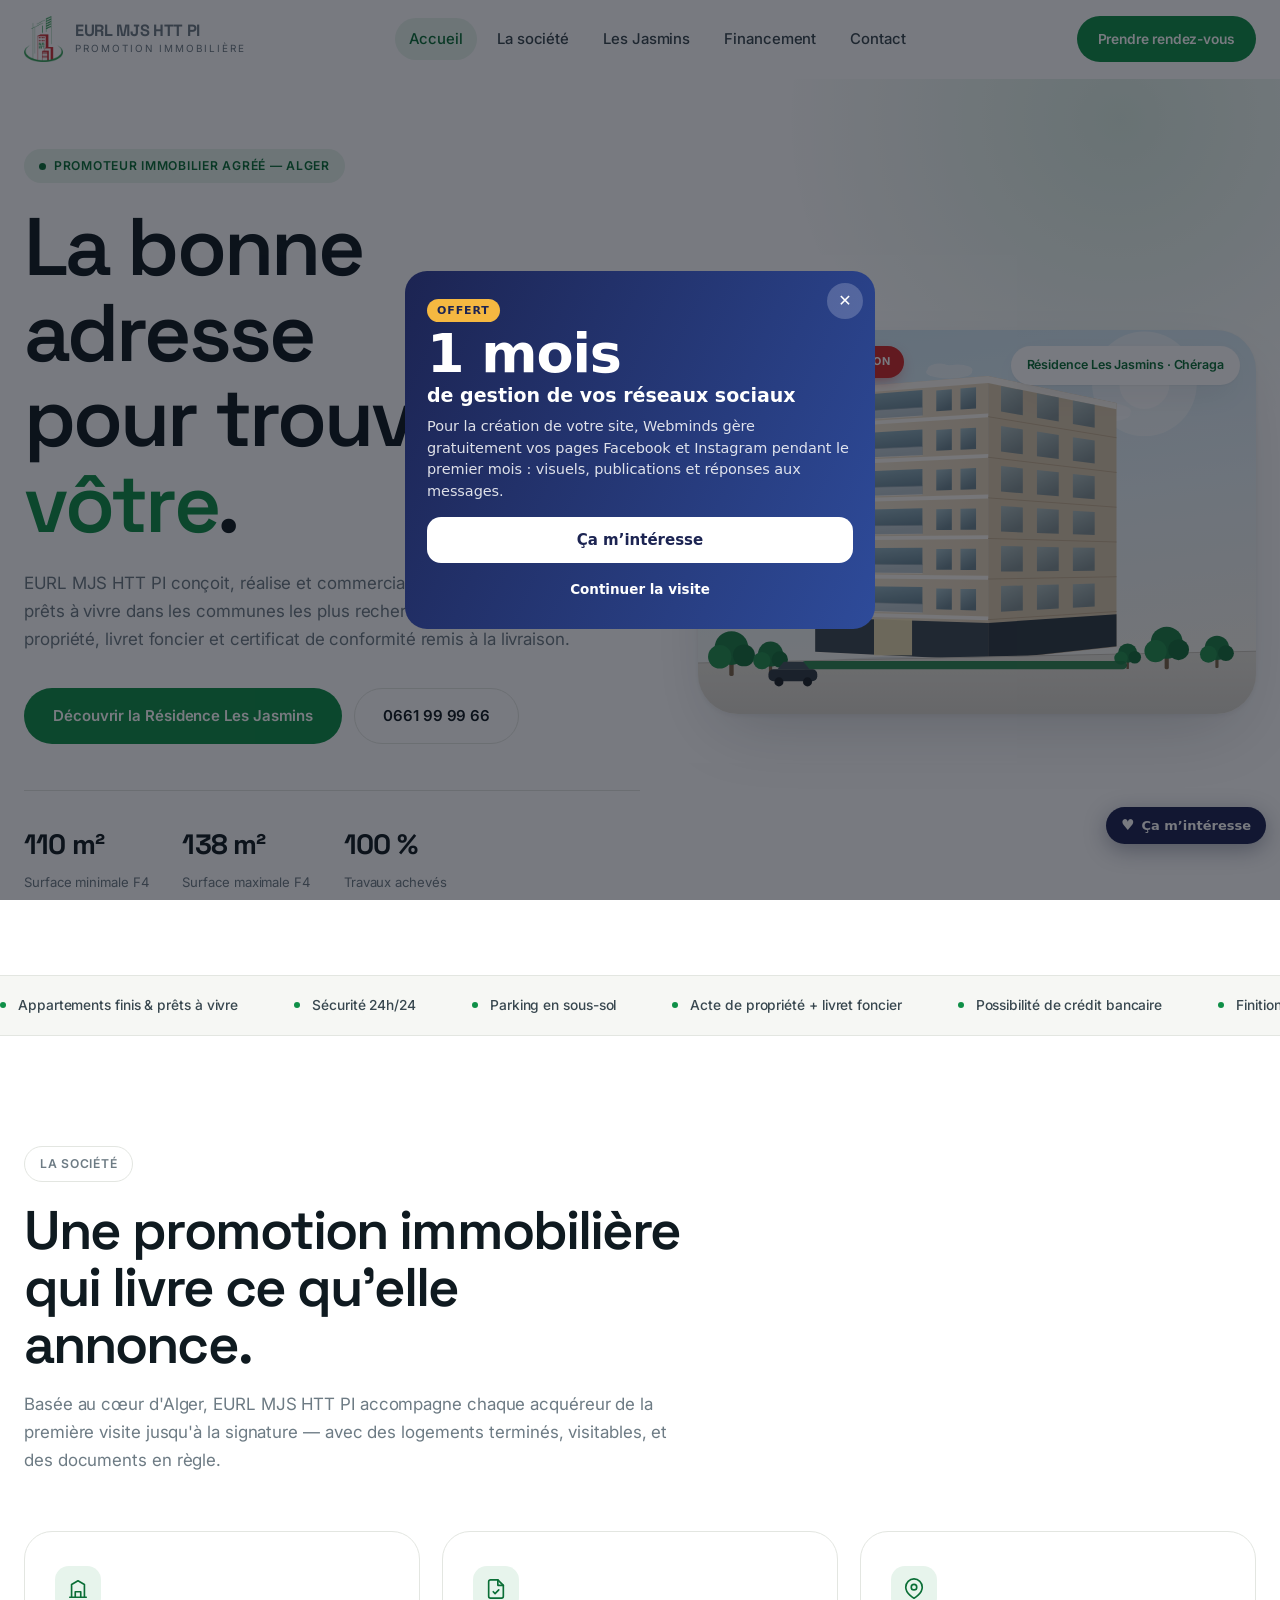
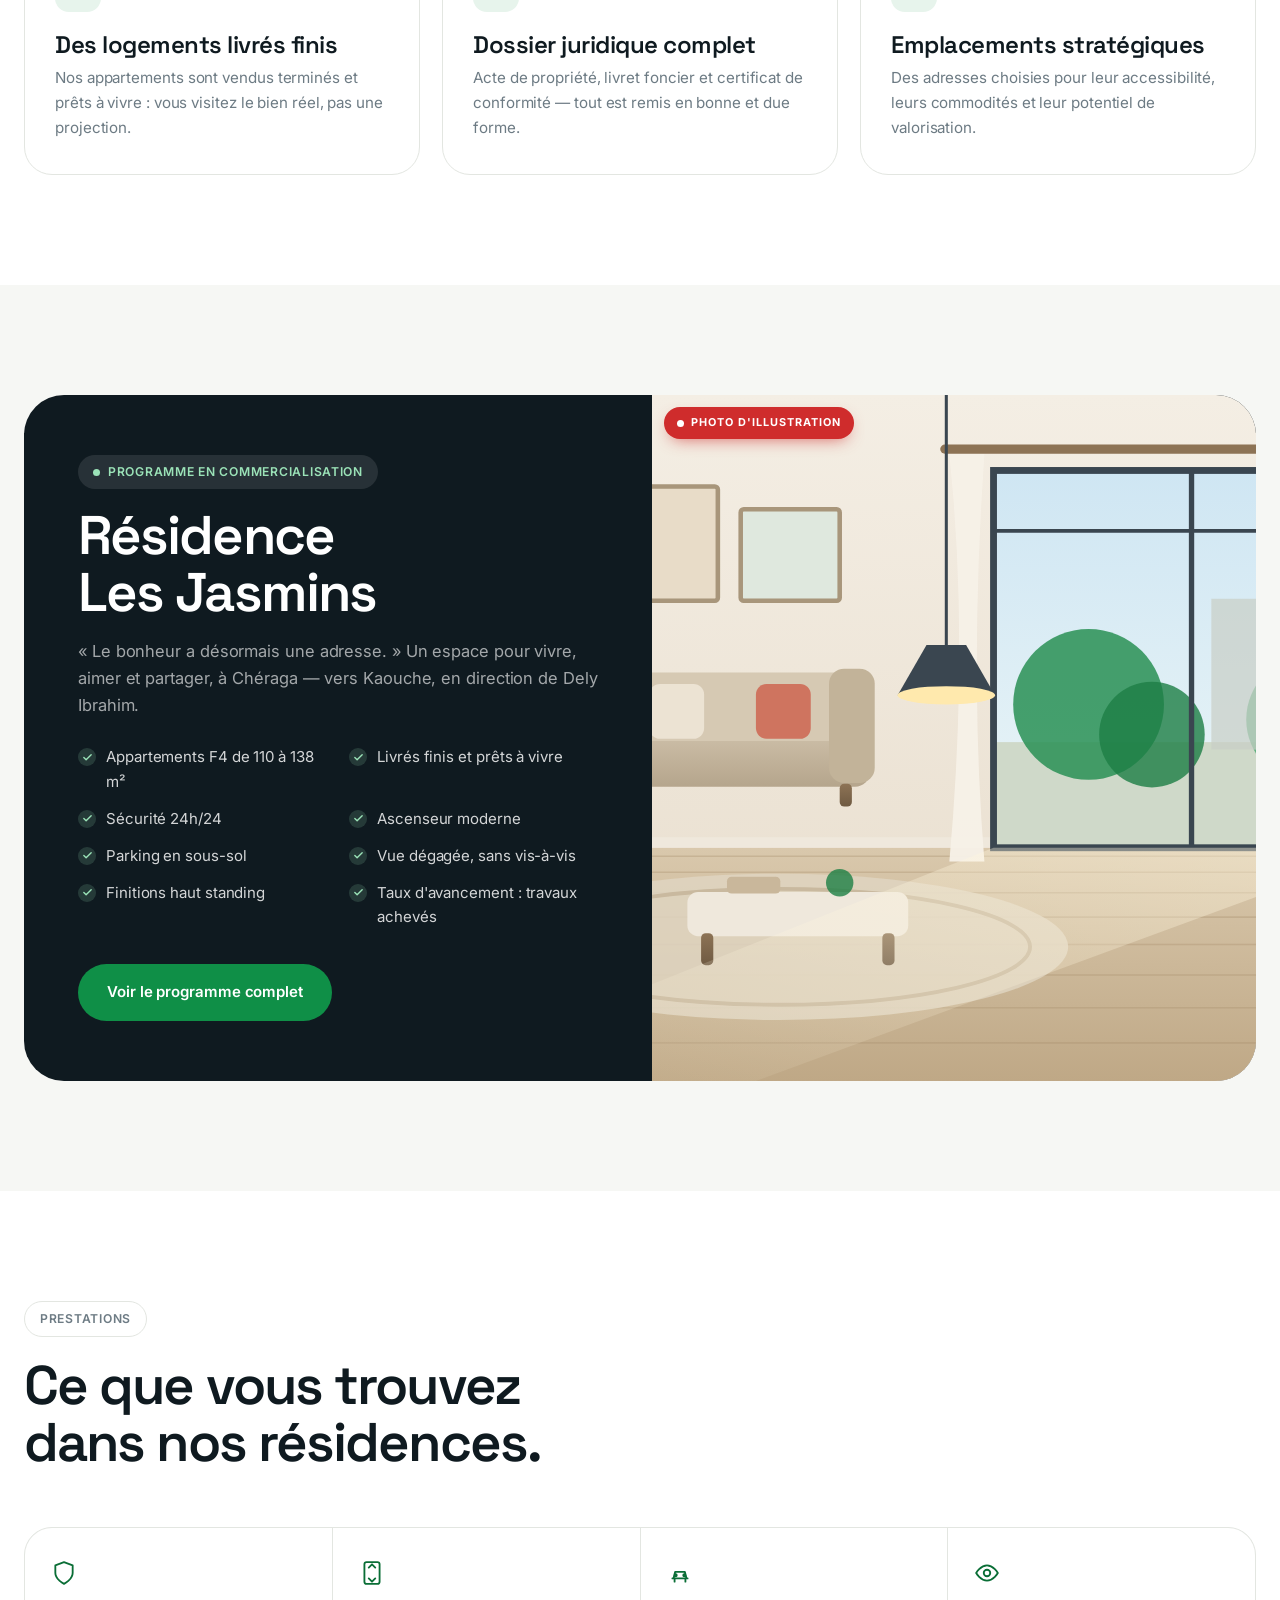
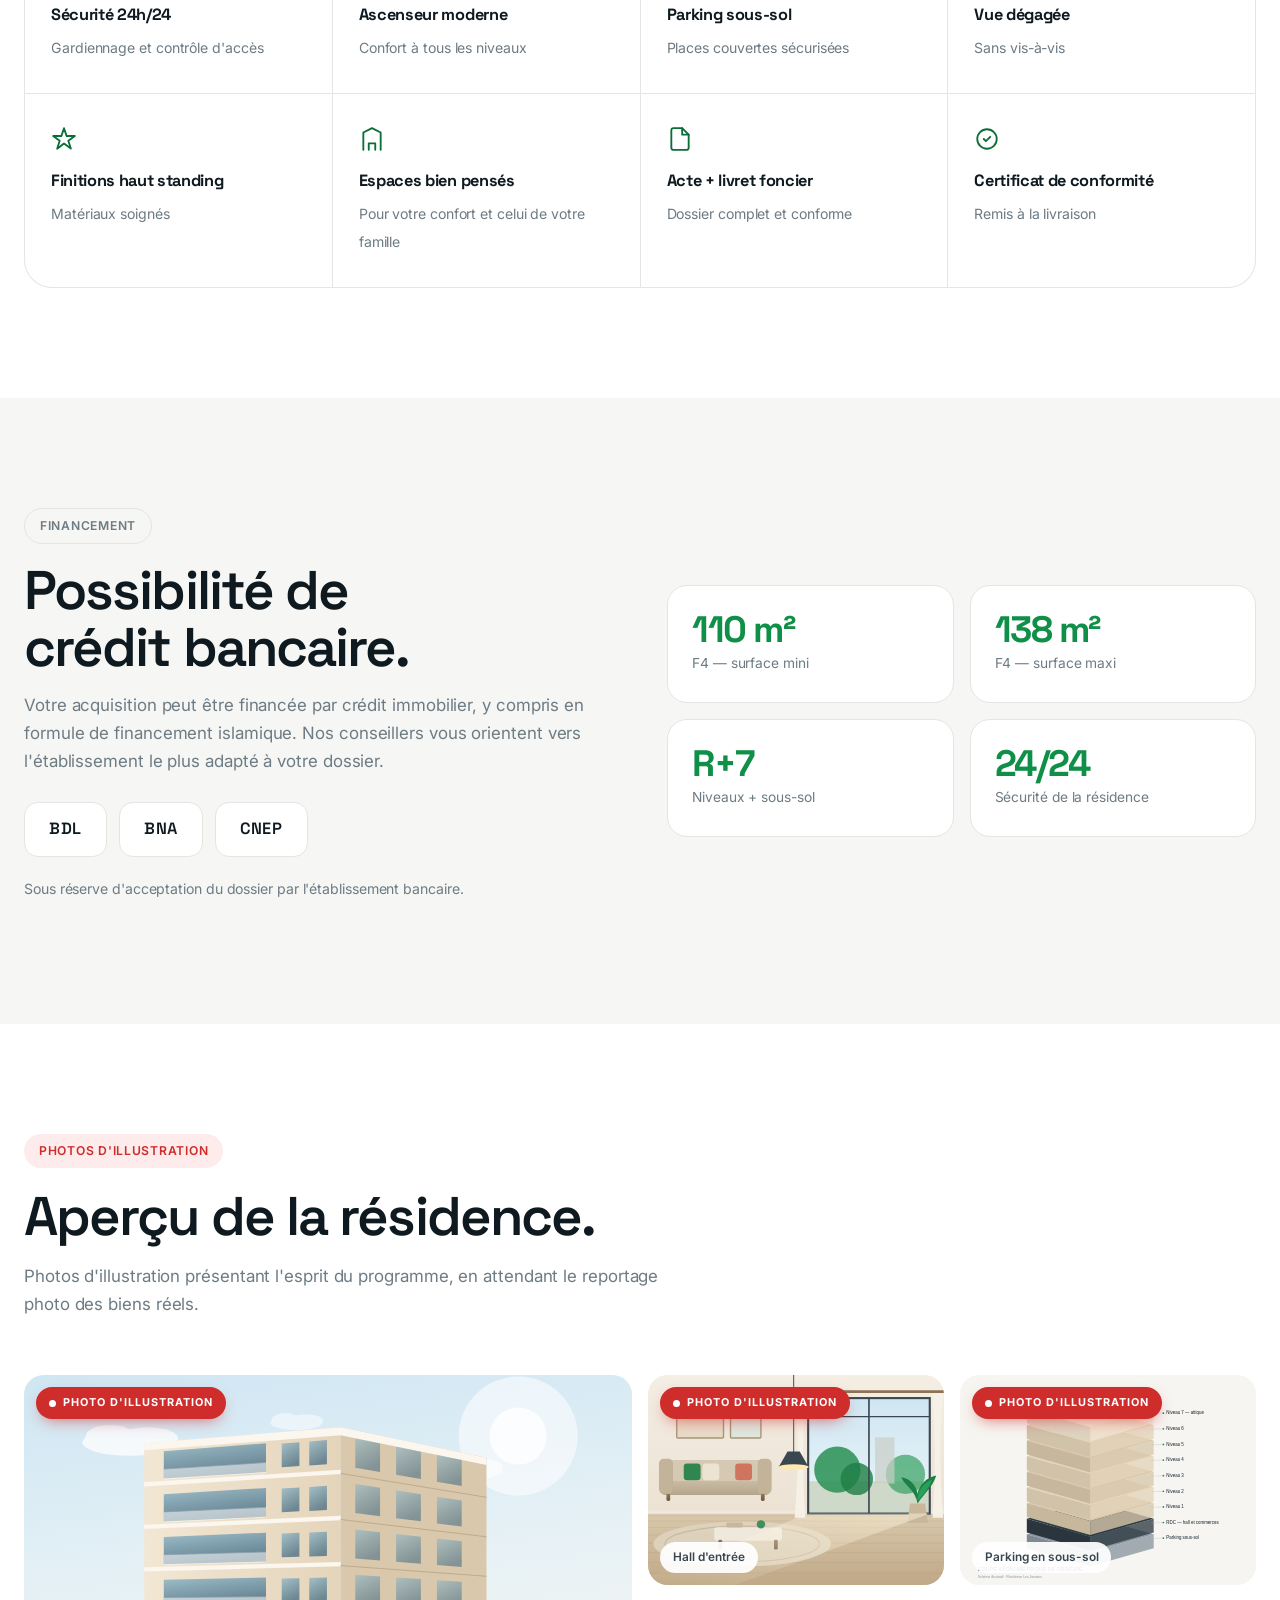
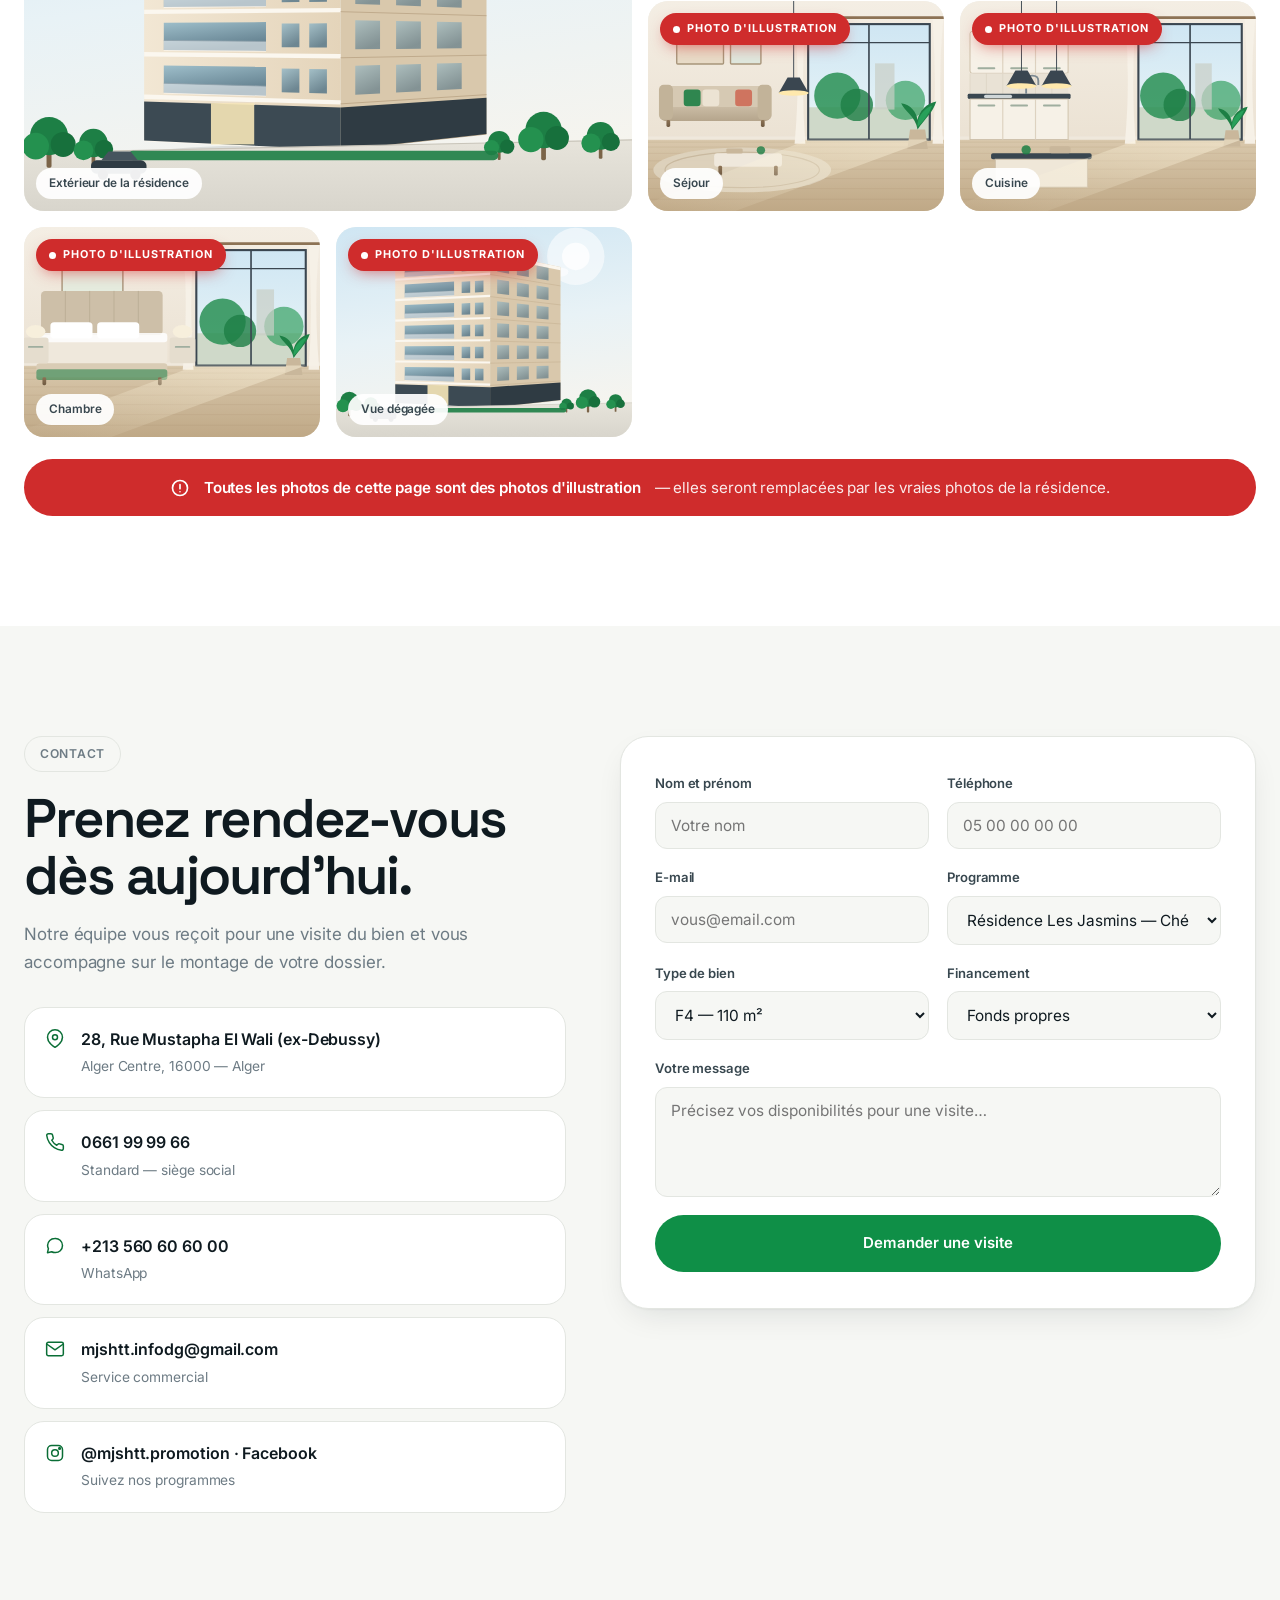
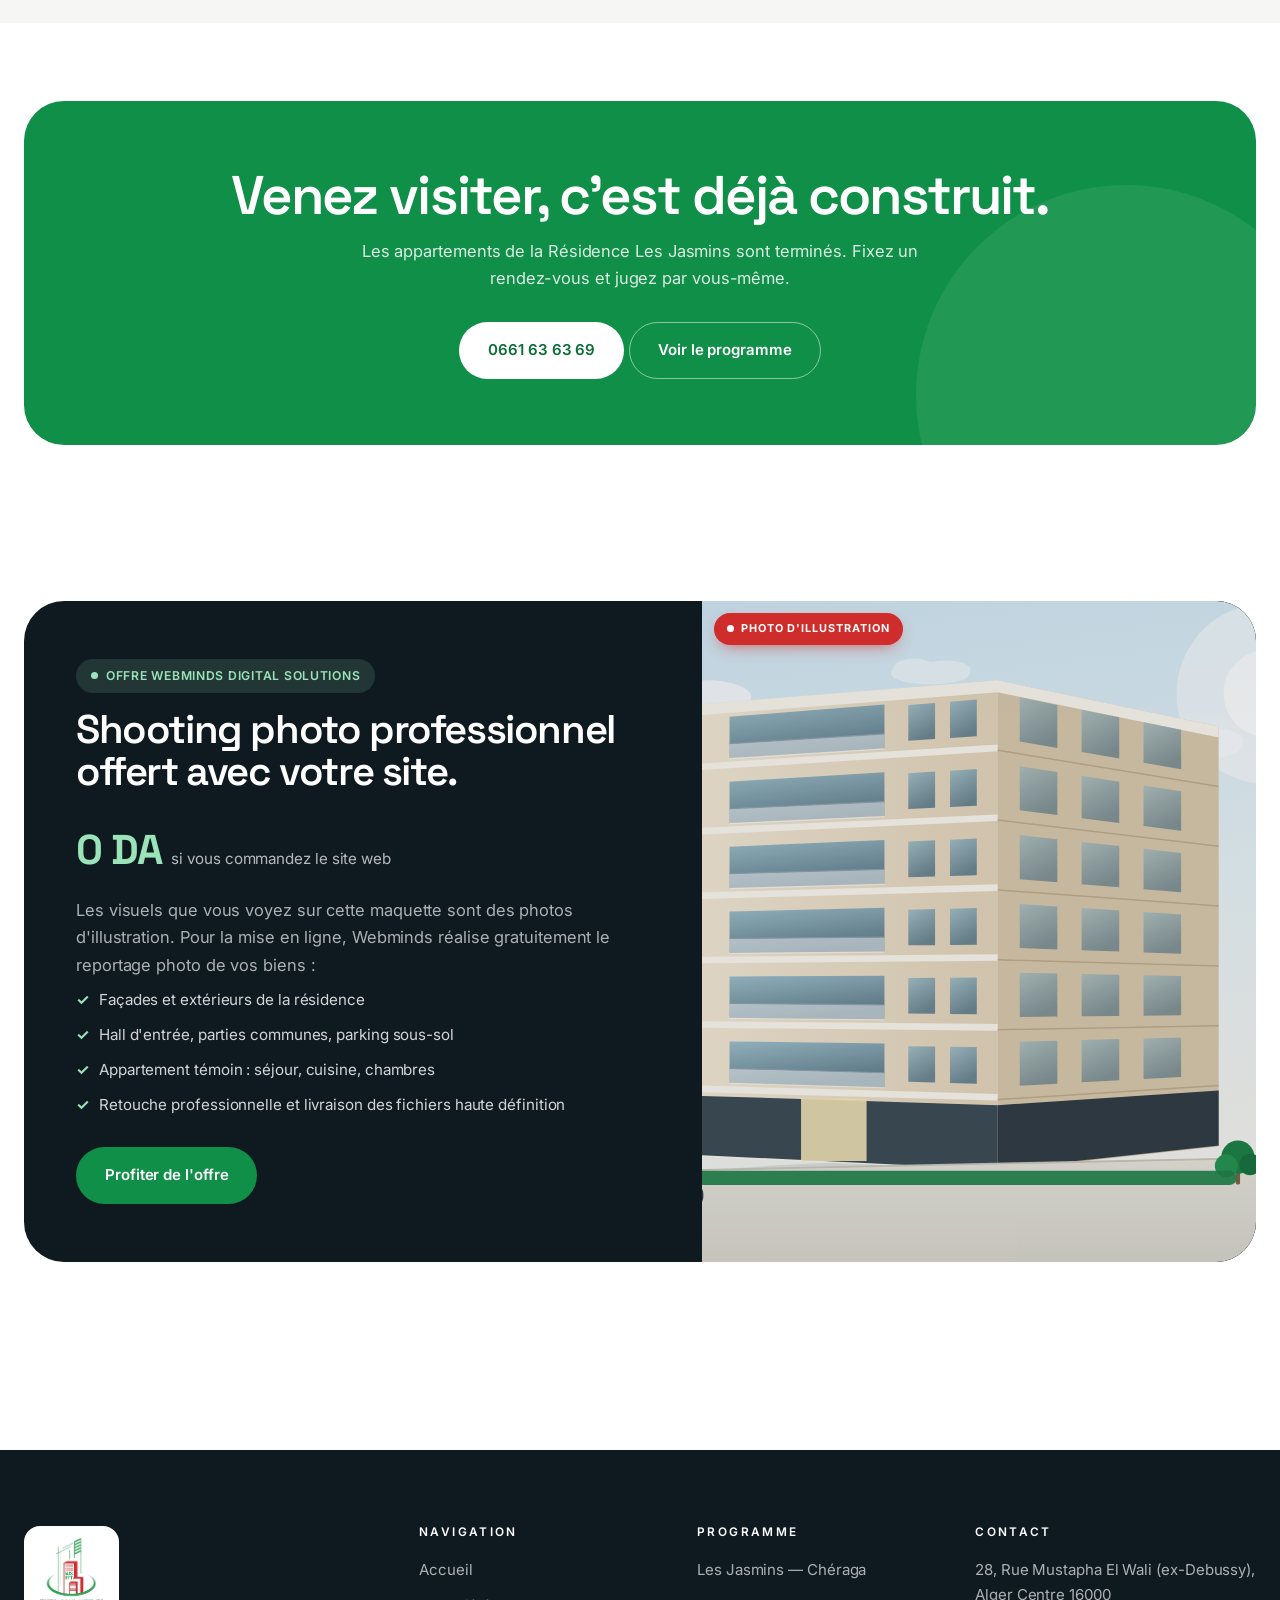
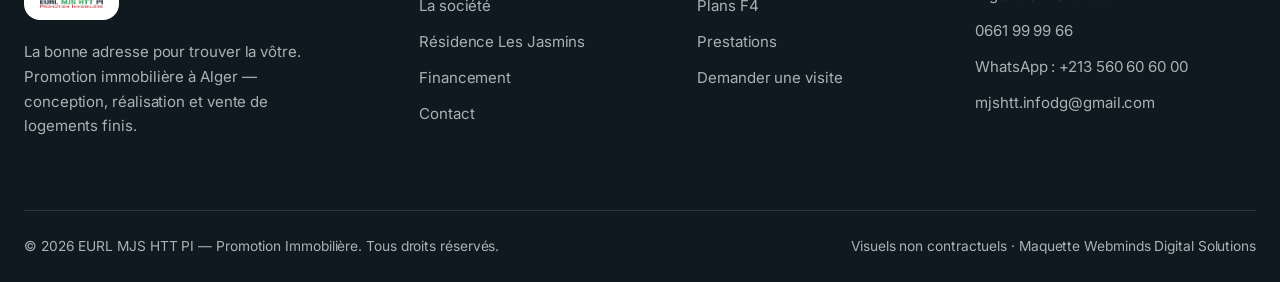
<file: index.html>
<!DOCTYPE html>
<html lang="fr">
<head>
<meta charset="utf-8">
<meta name="viewport" content="width=device-width,initial-scale=1">
<title>EURL MJS HTT PI — Promotion Immobilière | Alger</title>
<meta name="description" content="EURL MJS HTT PI, promotion immobilière à Alger. La bonne adresse pour trouver la vôtre. Résidence Les Jasmins à Chéraga : appartements F4 de 110 à 138 m², finis et prêts à vivre.">
<link rel="icon" href="assets/img/logo-mark.png">
<link rel="preconnect" href="https://fonts.googleapis.com">
<link rel="preconnect" href="https://fonts.gstatic.com" crossorigin>
<link href="https://fonts.googleapis.com/css2?family=Inter:wght@400;500;600&family=Space+Grotesk:wght@500;600;700&display=swap" rel="stylesheet">
<link rel="stylesheet" href="assets/css/style.css">
</head>
<body>

<header class="header">
  <div class="wrap">
    <a href="index.html" class="brand">
      <img src="assets/img/logo-mark.png" alt="MJS HTT PI">
      <span><b>EURL MJS HTT PI</b><span>Promotion immobilière</span></span>
    </a>
    <nav class="nav">
      <a href="index.html" class="is-active">Accueil</a>
      <a href="#societe">La société</a>
      <a href="residence-les-jasmins.html">Les Jasmins</a>
      <a href="#financement">Financement</a>
      <a href="#contact">Contact</a>
    </nav>
    <a href="#contact" class="btn btn--primary btn--sm">Prendre rendez-vous</a>
    <button class="burger" aria-label="Menu"><span></span><span></span><span></span></button>
  </div>
</header>

<!-- ============ HERO ============ -->
<section class="hero">
  <div class="wrap hero__grid">
    <div>
      <span class="tag"><i></i> Promoteur immobilier agréé — Alger</span>
      <h1>La bonne adresse<br>pour trouver <em>la vôtre</em>.</h1>
      <p class="lead">EURL MJS HTT PI conçoit, réalise et commercialise des logements finis et prêts à vivre
        dans les communes les plus recherchées d'Alger. Acte de propriété, livret foncier et certificat de
        conformité remis à la livraison.</p>
      <div class="hero__cta">
        <a href="residence-les-jasmins.html" class="btn btn--primary">Découvrir la Résidence Les Jasmins</a>
        <a href="tel:0661999966" class="btn btn--line">0661 99 99 66</a>
      </div>
      <div class="hero__mini">
        <div><b>110 m²</b><span>Surface minimale F4</span></div>
        <div><b>138 m²</b><span>Surface maximale F4</span></div>
        <div><b>100 %</b><span>Travaux achevés</span></div>
      </div>
    </div>
    <div class="visual">
      <span class="badge-illu">Photo d'illustration</span>
      <img src="https://images.unsplash.com/photo-1545324418-cc1a3fa10c00?auto=format&fit=crop&w=1400&q=80" alt="Résidence Les Jasmins — photo d'illustration" loading="lazy" onerror="this.onerror=null;this.src='assets/img/building.svg'">
      <span class="visual__badge">Résidence Les Jasmins · Chéraga</span>
    </div>
  </div>

  <div class="marquee">
    <div class="marquee__track">
      <span>Appartements finis &amp; prêts à vivre</span>
      <span>Sécurité 24h/24</span>
      <span>Parking en sous-sol</span>
      <span>Acte de propriété + livret foncier</span>
      <span>Possibilité de crédit bancaire</span>
      <span>Finitions haut standing</span>
      <span>Appartements finis &amp; prêts à vivre</span>
      <span>Sécurité 24h/24</span>
      <span>Parking en sous-sol</span>
      <span>Acte de propriété + livret foncier</span>
      <span>Possibilité de crédit bancaire</span>
      <span>Finitions haut standing</span>
    </div>
  </div>
</section>

<!-- ============ SOCIÉTÉ ============ -->
<section class="section" id="societe">
  <div class="wrap">
    <div class="head rv">
      <span class="tag tag--ghost">La société</span>
      <h2>Une promotion immobilière<br>qui livre ce qu'elle annonce.</h2>
      <p class="lead">Basée au cœur d'Alger, EURL MJS HTT PI accompagne chaque acquéreur de la première visite
        jusqu'à la signature — avec des logements terminés, visitables, et des documents en règle.</p>
    </div>

    <div class="grid-3">
      <article class="card rv">
        <div class="card__ico"><svg viewBox="0 0 24 24"><path d="M3 21h18M5 21V7l7-4 7 4v14M9 21v-6h6v6"/></svg></div>
        <h3>Des logements livrés finis</h3>
        <p>Nos appartements sont vendus terminés et prêts à vivre : vous visitez le bien réel, pas une projection.</p>
      </article>
      <article class="card rv">
        <div class="card__ico"><svg viewBox="0 0 24 24"><path d="M14 2H6a2 2 0 0 0-2 2v16a2 2 0 0 0 2 2h12a2 2 0 0 0 2-2V8z"/><path d="M14 2v6h6M9 15l2 2 4-4"/></svg></div>
        <h3>Dossier juridique complet</h3>
        <p>Acte de propriété, livret foncier et certificat de conformité — tout est remis en bonne et due forme.</p>
      </article>
      <article class="card rv">
        <div class="card__ico"><svg viewBox="0 0 24 24"><path d="M21 10c0 7-9 12-9 12s-9-5-9-12a9 9 0 0 1 18 0z"/><circle cx="12" cy="10" r="3"/></svg></div>
        <h3>Emplacements stratégiques</h3>
        <p>Des adresses choisies pour leur accessibilité, leurs commodités et leur potentiel de valorisation.</p>
      </article>
    </div>
  </div>
</section>

<!-- ============ PROJET VEDETTE ============ -->
<section class="section section--paper">
  <div class="wrap">
    <div class="feature rv">
      <div class="feature__body">
        <span class="tag"><i></i> Programme en commercialisation</span>
        <h2>Résidence<br>Les Jasmins</h2>
        <p>« Le bonheur a désormais une adresse. » Un espace pour vivre, aimer et partager,
          à Chéraga — vers Kaouche, en direction de Dely Ibrahim.</p>
        <ul class="feature__list">
          <li>Appartements F4 de 110 à 138 m²</li>
          <li>Livrés finis et prêts à vivre</li>
          <li>Sécurité 24h/24</li>
          <li>Ascenseur moderne</li>
          <li>Parking en sous-sol</li>
          <li>Vue dégagée, sans vis-à-vis</li>
          <li>Finitions haut standing</li>
          <li>Taux d'avancement : travaux achevés</li>
        </ul>
        <a href="residence-les-jasmins.html" class="btn btn--primary">Voir le programme complet</a>
      </div>
      <div class="feature__media">
        <span class="badge-illu">Photo d'illustration</span>
        <img src="https://images.unsplash.com/photo-1618220179428-22790b461013?auto=format&fit=crop&w=1400&q=80" alt="Séjour — photo d'illustration" loading="lazy" onerror="this.onerror=null;this.src='assets/img/int-salon.svg'">
      </div>
    </div>
  </div>
</section>

<!-- ============ PRESTATIONS ============ -->
<section class="section">
  <div class="wrap">
    <div class="head rv">
      <span class="tag tag--ghost">Prestations</span>
      <h2>Ce que vous trouvez<br>dans nos résidences.</h2>
    </div>
    <div class="perks rv">
      <div class="perk"><svg viewBox="0 0 24 24"><path d="M12 22s8-4 8-10V5l-8-3-8 3v7c0 6 8 10 8 10z"/></svg><b>Sécurité 24h/24</b><span>Gardiennage et contrôle d'accès</span></div>
      <div class="perk"><svg viewBox="0 0 24 24"><rect x="5" y="2" width="14" height="20" rx="2"/><path d="M9 7l3-3 3 3M9 17l3 3 3-3"/></svg><b>Ascenseur moderne</b><span>Confort à tous les niveaux</span></div>
      <div class="perk"><svg viewBox="0 0 24 24"><path d="M5 17h14M6 17l1.5-6h9L18 17M7 20v-3M17 20v-3"/><circle cx="8" cy="14" r="1"/><circle cx="16" cy="14" r="1"/></svg><b>Parking sous-sol</b><span>Places couvertes sécurisées</span></div>
      <div class="perk"><svg viewBox="0 0 24 24"><path d="M2 12s4-7 10-7 10 7 10 7-4 7-10 7-10-7-10-7z"/><circle cx="12" cy="12" r="3"/></svg><b>Vue dégagée</b><span>Sans vis-à-vis</span></div>
      <div class="perk"><svg viewBox="0 0 24 24"><path d="M12 2l2.4 7.2H22l-6 4.4 2.3 7.2-6.3-4.6L5.7 21 8 13.6 2 9.2h7.6z"/></svg><b>Finitions haut standing</b><span>Matériaux soignés</span></div>
      <div class="perk"><svg viewBox="0 0 24 24"><path d="M4 22V6l8-4 8 4v16M9 22v-6h6v6"/></svg><b>Espaces bien pensés</b><span>Pour votre confort et celui de votre famille</span></div>
      <div class="perk"><svg viewBox="0 0 24 24"><path d="M14 2H6a2 2 0 0 0-2 2v16a2 2 0 0 0 2 2h12a2 2 0 0 0 2-2V8z"/><path d="M14 2v6h6"/></svg><b>Acte + livret foncier</b><span>Dossier complet et conforme</span></div>
      <div class="perk"><svg viewBox="0 0 24 24"><circle cx="12" cy="12" r="9"/><path d="M9 12l2 2 4-4"/></svg><b>Certificat de conformité</b><span>Remis à la livraison</span></div>
    </div>
  </div>
</section>

<!-- ============ FINANCEMENT ============ -->
<section class="section section--paper" id="financement">
  <div class="wrap grid-2" style="gap:54px;align-items:center">
    <div class="rv">
      <span class="tag tag--ghost">Financement</span>
      <h2 style="margin:18px 0 16px">Possibilité de<br>crédit bancaire.</h2>
      <p class="lead">Votre acquisition peut être financée par crédit immobilier, y compris en formule de
        financement islamique. Nos conseillers vous orientent vers l'établissement le plus adapté à votre dossier.</p>
      <div class="banks">
        <span class="bank">BDL</span>
        <span class="bank">BNA</span>
        <span class="bank">CNEP</span>
      </div>
      <p class="mute" style="font-size:.88rem;margin-top:20px">Sous réserve d'acceptation du dossier par l'établissement bancaire.</p>
    </div>
    <div class="grid-2 rv" style="gap:16px">
      <div class="stat"><b>110 m²</b><span>F4 — surface mini</span></div>
      <div class="stat"><b>138 m²</b><span>F4 — surface maxi</span></div>
      <div class="stat"><b>R+7</b><span>Niveaux + sous-sol</span></div>
      <div class="stat"><b>24/24</b><span>Sécurité de la résidence</span></div>
    </div>
  </div>
</section>

<!-- ============ VISUELS ============ -->
<section class="section">
  <div class="wrap">
    <div class="head rv">
      <span class="tag tag--red">Photos d'illustration</span>
      <h2>Aperçu de la résidence.</h2>
      <p class="lead">Photos d'illustration présentant l'esprit du programme, en attendant le reportage photo des biens réels.</p>
    </div>
    <div class="photogrid rv"><figure class="ph big"><span class="badge-illu">Photo d'illustration</span><img src="https://images.unsplash.com/photo-1515263487990-61b07816b324?auto=format&fit=crop&w=1400&q=80" alt="Façade de la résidence" loading="lazy" onerror="this.onerror=null;this.src='assets/img/building.svg'"><figcaption>Extérieur de la résidence</figcaption></figure><figure class="ph "><span class="badge-illu">Photo d'illustration</span><img src="https://images.unsplash.com/photo-1630703125789-6416b14d1705?auto=format&fit=crop&w=1400&q=80" alt="Hall d'entrée" loading="lazy" onerror="this.onerror=null;this.src='assets/img/int-salon.svg'"><figcaption>Hall d'entrée</figcaption></figure><figure class="ph "><span class="badge-illu">Photo d'illustration</span><img src="https://images.unsplash.com/photo-1548343361-02248be15911?auto=format&fit=crop&w=1400&q=80" alt="Parking en sous-sol" loading="lazy" onerror="this.onerror=null;this.src='assets/img/axo.svg'"><figcaption>Parking en sous-sol</figcaption></figure><figure class="ph "><span class="badge-illu">Photo d'illustration</span><img src="https://images.unsplash.com/photo-1600121848594-d8644e57abab?auto=format&fit=crop&w=1400&q=80" alt="Séjour" loading="lazy" onerror="this.onerror=null;this.src='assets/img/int-salon.svg'"><figcaption>Séjour</figcaption></figure><figure class="ph "><span class="badge-illu">Photo d'illustration</span><img src="https://images.unsplash.com/photo-1600489000022-c2086d79f9d4?auto=format&fit=crop&w=1400&q=80" alt="Cuisine" loading="lazy" onerror="this.onerror=null;this.src='assets/img/int-cuisine.svg'"><figcaption>Cuisine</figcaption></figure><figure class="ph "><span class="badge-illu">Photo d'illustration</span><img src="https://images.unsplash.com/photo-1616594039964-ae9021a400a0?auto=format&fit=crop&w=1400&q=80" alt="Chambre" loading="lazy" onerror="this.onerror=null;this.src='assets/img/int-chambre.svg'"><figcaption>Chambre</figcaption></figure><figure class="ph "><span class="badge-illu">Photo d'illustration</span><img src="https://images.unsplash.com/photo-1496945589647-8784b8d04934?auto=format&fit=crop&w=1400&q=80" alt="Vue depuis le balcon" loading="lazy" onerror="this.onerror=null;this.src='assets/img/building.svg'"><figcaption>Vue dégagée</figcaption></figure></div><div class="illu-band rv" style="margin-top:22px"><svg viewBox="0 0 24 24"><circle cx="12" cy="12" r="9"/><path d="M12 8v5M12 16.5v.01"/></svg>Toutes les photos de cette page sont des photos d'illustration <span>— elles seront remplacées par les vraies photos de la résidence.</span></div>
    </div>
      </div>
</section>

<!-- ============ CONTACT ============ -->
<section class="section section--paper" id="contact">
  <div class="wrap contact">
    <div class="rv">
      <span class="tag tag--ghost">Contact</span>
      <h2 style="margin:18px 0 16px">Prenez rendez-vous<br>dès aujourd'hui.</h2>
      <p class="lead">Notre équipe vous reçoit pour une visite du bien et vous accompagne sur le montage
        de votre dossier.</p>
      <ul class="infos">
        <li><svg viewBox="0 0 24 24"><path d="M21 10c0 7-9 12-9 12s-9-5-9-12a9 9 0 0 1 18 0z"/><circle cx="12" cy="10" r="3"/></svg>
          <div><b>28, Rue Mustapha El Wali (ex-Debussy)</b><small>Alger Centre, 16000 — Alger</small></div></li>
        <li><svg viewBox="0 0 24 24"><path d="M22 16.9v3a2 2 0 0 1-2.2 2 19.8 19.8 0 0 1-8.6-3.1 19.5 19.5 0 0 1-6-6A19.8 19.8 0 0 1 2.1 4.2 2 2 0 0 1 4.1 2h3a2 2 0 0 1 2 1.7c.1 1 .4 1.9.7 2.8a2 2 0 0 1-.5 2.1L8.1 9.9a16 16 0 0 0 6 6l1.3-1.2a2 2 0 0 1 2.1-.5c.9.3 1.8.6 2.8.7a2 2 0 0 1 1.7 2z"/></svg>
          <div><b><a href="tel:0661999966">0661 99 99 66</a></b><small>Standard — siège social</small></div></li>
        <li><svg viewBox="0 0 24 24"><path d="M21 11.5a8.4 8.4 0 0 1-9 8.4 8.5 8.5 0 0 1-4-1L3 20l1.1-4.9a8.4 8.4 0 0 1-1-4A8.4 8.4 0 0 1 11.5 3 8.4 8.4 0 0 1 21 11.5z"/></svg>
          <div><b><a href="https://wa.me/213560606000" target="_blank" rel="noopener">+213 560 60 60 00</a></b><small>WhatsApp</small></div></li>
        <li><svg viewBox="0 0 24 24"><rect x="2" y="4" width="20" height="16" rx="2"/><path d="M22 6l-10 7L2 6"/></svg>
          <div><b><a href="mailto:mjshtt.infodg@gmail.com">mjshtt.infodg@gmail.com</a></b><small>Service commercial</small></div></li>
        <li><svg viewBox="0 0 24 24"><rect x="3" y="3" width="18" height="18" rx="5"/><circle cx="12" cy="12" r="4"/><circle cx="17.5" cy="6.5" r="1"/></svg>
          <div><b><a href="https://www.instagram.com/mjshtt.promotion/" target="_blank" rel="noopener">@mjshtt.promotion</a> · <a href="https://www.facebook.com/MJSHTT.PI/" target="_blank" rel="noopener">Facebook</a></b><small>Suivez nos programmes</small></div></li>
      </ul>
    </div>

    <form class="rv">
      <div class="f"><label for="n">Nom et prénom</label><input id="n" type="text" placeholder="Votre nom" required></div>
      <div class="f"><label for="t">Téléphone</label><input id="t" type="tel" placeholder="05 00 00 00 00" required></div>
      <div class="f"><label for="e">E-mail</label><input id="e" type="email" placeholder="vous@email.com"></div>
      <div class="f"><label for="p">Programme</label>
        <select id="p"><option>Résidence Les Jasmins — Chéraga</option><option>Autre demande</option></select></div>
      <div class="f"><label for="ty">Type de bien</label>
        <select id="ty"><option>F4 — 110 m²</option><option>F4 — 138 m²</option><option>À définir</option></select></div>
      <div class="f"><label for="fi">Financement</label>
        <select id="fi"><option>Fonds propres</option><option>Crédit bancaire</option><option>Financement islamique</option><option>À définir</option></select></div>
      <div class="f f--full"><label for="m">Votre message</label>
        <textarea id="m" placeholder="Précisez vos disponibilités pour une visite…"></textarea></div>
      <div class="f f--full"><button type="submit" class="btn btn--primary">Demander une visite</button></div>
    </form>
  </div>
</section>

<!-- ============ CTA ============ -->
<section class="section--tight">
  <div class="wrap">
    <div class="cta rv">
      <h2>Venez visiter, c'est déjà construit.</h2>
      <p>Les appartements de la Résidence Les Jasmins sont terminés. Fixez un rendez-vous et jugez par vous-même.</p>
      <a href="tel:0661636369" class="btn btn--light">0661 63 63 69</a>
      <a href="residence-les-jasmins.html" class="btn btn--outline">Voir le programme</a>
    </div>
  </div>
</section>

<!-- ============ OFFRE SHOOTING ============ -->
<section class="section--tight">
  <div class="wrap">
    <div class="shoot rv">
      <div class="shoot__body">
        <span class="tag"><i></i> Offre Webminds Digital Solutions</span>
        <h2>Shooting photo professionnel<br>offert avec votre site.</h2>
        <div class="shoot__free"><b>0 DA</b><span>si vous commandez le site web</span></div>
        <p>Les visuels que vous voyez sur cette maquette sont des photos d'illustration.
          Pour la mise en ligne, Webminds réalise gratuitement le reportage photo de vos biens :</p>
        <ul class="shoot__list">
          <li>Façades et extérieurs de la résidence</li>
          <li>Hall d'entrée, parties communes, parking sous-sol</li>
          <li>Appartement témoin : séjour, cuisine, chambres</li>
          <li>Retouche professionnelle et livraison des fichiers haute définition</li>
        </ul>
        <a href="#contact" class="btn btn--primary">Profiter de l'offre</a>
      </div>
      <div class="shoot__media">
        <span class="badge-illu">Photo d'illustration</span>
        <img src="https://images.unsplash.com/photo-1570675894641-8860d49afece?auto=format&fit=crop&w=1400&q=80" alt="Reportage photo de résidence" loading="lazy" onerror="this.onerror=null;this.src='assets/img/building.svg'">
      </div>
    </div>
  </div>
</section>

<!-- ============ FOOTER ============ -->
<footer class="footer">
  <div class="wrap">
    <div class="footer__grid">
      <div>
        <a href="index.html" class="brand"><img src="assets/img/logo.png" alt="EURL MJS HTT PI" style="height:70px"></a>
        <p class="footer__note">La bonne adresse pour trouver la vôtre. Promotion immobilière à Alger —
          conception, réalisation et vente de logements finis.</p>
      </div>
      <div>
        <h4>Navigation</h4>
        <ul>
          <li><a href="index.html">Accueil</a></li>
          <li><a href="#societe">La société</a></li>
          <li><a href="residence-les-jasmins.html">Résidence Les Jasmins</a></li>
          <li><a href="#financement">Financement</a></li>
          <li><a href="#contact">Contact</a></li>
        </ul>
      </div>
      <div>
        <h4>Programme</h4>
        <ul>
          <li><a href="residence-les-jasmins.html">Les Jasmins — Chéraga</a></li>
          <li><a href="residence-les-jasmins.html#plans">Plans F4</a></li>
          <li><a href="residence-les-jasmins.html#prestations">Prestations</a></li>
          <li><a href="residence-les-jasmins.html#visite">Demander une visite</a></li>
        </ul>
      </div>
      <div>
        <h4>Contact</h4>
        <ul>
          <li>28, Rue Mustapha El Wali (ex-Debussy), Alger Centre 16000</li>
          <li><a href="tel:0661999966">0661 99 99 66</a></li>
          <li><a href="https://wa.me/213560606000">WhatsApp : +213 560 60 60 00</a></li>
          <li><a href="mailto:mjshtt.infodg@gmail.com">mjshtt.infodg@gmail.com</a></li>
        </ul>
      </div>
    </div>
    <div class="footer__bar">
      <span>© 2026 EURL MJS HTT PI — Promotion Immobilière. Tous droits réservés.</span>
      <span>Visuels non contractuels · Maquette Webminds Digital Solutions</span>
    </div>
  </div>
</footer>

<script src="assets/js/main.js"></script><script data-wml>(function(){if(window.__wmL)return;window.__wmL=1;
var C={"p": "MJS HTT", "mail": null, "wa": "213797372452", "v": [["/", "Version corporate", "Claire et rassurante"]]};
function ready(f){document.readyState==='loading'?document.addEventListener('DOMContentLoaded',f):f()}
ready(function(){
var css='.wmL-b{position:fixed;right:14px;bottom:calc(56px + env(safe-area-inset-bottom));z-index:2147483000;border:0;border-radius:999px;background:#1C2452;color:#fff;font:700 13px/1 system-ui,-apple-system,Segoe UI,Roboto,sans-serif;padding:11px 15px;box-shadow:0 6px 22px rgba(20,30,60,.35);cursor:pointer;display:flex;align-items:center;gap:7px}'
+'@media(max-width:520px){.wmL-b{bottom:calc(112px + env(safe-area-inset-bottom));font-size:12.5px;padding:10px 13px}}'
+'.wmL-m{position:fixed;inset:0;z-index:2147483001;background:rgba(10,14,25,.55);display:none;align-items:flex-end;justify-content:center;font-family:system-ui,-apple-system,Segoe UI,Roboto,sans-serif}.wmL-m.on{display:flex}@media(min-width:700px){.wmL-m{align-items:center;padding:20px}}'
+'.wmL-x{box-sizing:border-box;position:relative;background:#fff;color:#1C2452;width:100%;max-width:470px;max-height:92vh;overflow:auto;border-radius:22px 22px 0 0;padding:24px 22px calc(22px + env(safe-area-inset-bottom));text-align:left}@media(min-width:700px){.wmL-x{border-radius:22px}}'
+'.wmL-x *{box-sizing:border-box}.wmL-c{position:absolute;top:12px;right:12px;width:36px;height:36px;border:0;border-radius:50%;background:#F0F2F1;font-size:16px;cursor:pointer;color:#1C2452}'
+'.wmL-x h3{font:800 26px/1.1 system-ui,-apple-system,sans-serif;margin:4px 40px 10px 0;color:inherit}.wmL-x p{margin:0 0 14px;line-height:1.5;font-size:14.5px;opacity:.85}'
+'.wmL-o{background:linear-gradient(115deg,#1C2452,#2E4B9A);color:#fff}.wmL-o .wmL-c{background:rgba(255,255,255,.2);color:#fff}.wmL-big{font:900 54px/.95 system-ui,-apple-system,sans-serif;letter-spacing:-.02em;margin:6px 0 2px}.wmL-big small{display:block;font-size:19px;font-weight:700;letter-spacing:0;margin-top:6px}'
+'.wmL-tag{display:inline-block;background:#F5B841;color:#1C2452;font:800 11px system-ui,sans-serif;letter-spacing:.08em;border-radius:999px;padding:5px 10px}'
+'.wmL-btn{display:flex;align-items:center;justify-content:center;width:100%;border:0;border-radius:14px;padding:14px;font:800 15px system-ui,-apple-system,sans-serif;cursor:pointer;margin-top:8px}.wmL-w{background:#fff;color:#1C2452}.wmL-g{background:#1FAF55;color:#fff}.wmL-n{background:#1C2452;color:#fff}.wmL-l{background:transparent;color:inherit;font-weight:600;font-size:13.5px;padding:10px}'
+'.wmL-s{font:700 11.5px system-ui,sans-serif;text-transform:uppercase;letter-spacing:.06em;opacity:.6;margin:12px 0 8px}.wmL-ch{display:grid;gap:8px}.wmL-ch label{display:flex;align-items:center;gap:10px;border:1.5px solid #E2E6E3;border-radius:12px;padding:11px 12px;cursor:pointer;font-size:14px;font-weight:600}.wmL-ch label small{display:block;font-weight:500;opacity:.65;font-size:12px}.wmL-ch input{width:18px;height:18px;flex:none;accent-color:#1FAF55}'
+'.wmL-f{display:grid;gap:8px;margin:12px 0 6px}.wmL-f input{border:1.5px solid #E2E6E3;border-radius:12px;padding:12px;font:500 16px system-ui,sans-serif;color:#1C2452;background:#fff;-webkit-user-select:text!important;user-select:text!important;width:100%}'
+'.wmL-ok{text-align:center}.wmL-ok i{display:grid;place-items:center;width:64px;height:64px;margin:6px auto 12px;border-radius:50%;background:#E8F7EE;color:#1FAF55;font-style:normal;font-size:30px}';
var st=document.createElement('style');st.textContent=css;document.head.appendChild(st);
function ss(k,v){try{if(v===undefined)return sessionStorage.getItem(k);sessionStorage.setItem(k,v)}catch(e){}}
var p=location.pathname,cur=0;C.v.forEach(function(v,i){if(v[0]!=='/'&&p.indexOf(v[0])===0)cur=i});
var off=document.createElement('div');off.className='wmL-m';off.innerHTML='<div class="wmL-x wmL-o" role="dialog" aria-modal="true"><button class="wmL-c" type="button" aria-label="Fermer">✕</button><span class="wmL-tag">OFFERT</span><div class="wmL-big">1 mois<small>de gestion de vos réseaux sociaux</small></div><p style="margin-top:12px">Pour la création de votre site, Webminds gère gratuitement vos pages Facebook et Instagram pendant le premier mois : visuels, publications et réponses aux messages.</p><button class="wmL-btn wmL-w" type="button" data-i>Ça m’intéresse</button><button class="wmL-btn wmL-l" type="button" data-c>Continuer la visite</button></div>';
var ch='';C.v.forEach(function(v,i){ch+='<label><input type="radio" name="wmLv" value="'+v[1]+'"'+(i===cur?' checked':'')+'><span>'+v[1]+(v[2]?'<small>'+v[2]+'</small>':'')+'</span></label>'});
var it=document.createElement('div');it.className='wmL-m';it.innerHTML='<div class="wmL-x" role="dialog" aria-modal="true"><button class="wmL-c" type="button" aria-label="Fermer">✕</button><div data-s1><h3>Cette maquette vous plaît ?</h3><p>Choisissez la version qui vous intéresse : Webminds vous recontacte pour vous la présenter.</p>'+(C.v.length>1?'<div class="wmL-s">La version préférée</div><div class="wmL-ch">'+ch+'</div>':'')+'<div class="wmL-s">En plus</div><div class="wmL-ch"><label><input type="checkbox" value="Gestion des réseaux sociaux (1 mois offert)"><span>Réseaux sociaux<small>1 mois de gestion offert avec le site</small></span></label></div><div class="wmL-f"><input name="n" placeholder="Votre nom" autocomplete="name"><input name="t" type="tel" inputmode="tel" placeholder="Votre téléphone (facultatif)" autocomplete="tel"></div><button class="wmL-btn wmL-g" type="button" data-w>Envoyer sur WhatsApp</button>'+(C.mail?'<button class="wmL-btn wmL-l" type="button" data-e>Envoyer par e-mail</button>':'')+'</div><div class="wmL-ok" data-s2 hidden><i>✓</i><h3 style="margin:0 0 8px">Merci !</h3><p>Votre choix a bien été transmis à Webminds. Nous vous recontactons très vite.</p><button class="wmL-btn wmL-n" type="button" data-c>Continuer la visite</button></div></div>';
document.body.appendChild(off);document.body.appendChild(it);
var b=document.createElement('button');b.type='button';b.className='wmL-b';b.innerHTML='<b style="font-size:15px">♥</b>Ça m’intéresse';document.body.appendChild(b);
function op(m){off.classList.remove('on');it.classList.remove('on');m.classList.add('on')}
[off,it].forEach(function(m){m.addEventListener('click',function(e){if(e.target===m||e.target.closest('.wmL-c')||e.target.closest('[data-c]'))m.classList.remove('on')})});
b.onclick=function(){op(it)};off.querySelector('[data-i]').onclick=function(){op(it)};
function msg(){var v=(it.querySelector('input[name=wmLv]:checked')||{}).value||C.v[cur][1],x=[].map.call(it.querySelectorAll('input[type=checkbox]:checked'),function(c){return c.value}),n=it.querySelector('[name=n]').value.trim(),t=it.querySelector('[name=t]').value.trim();
 return{v:v,x:x,n:n,t:t,txt:'Bonjour Webminds, la maquette '+C.p+' m’intéresse.\nVersion préférée : '+v+(x.length?'\nEn plus : '+x.join(', '):'')+(n?'\nNom : '+n:'')+(t?'\nTéléphone : '+t:'')+'\nLien : '+location.origin+C.v[cur][0]}}
function mail(m){if(!C.mail)return;try{fetch('https://formsubmit.co/ajax/'+C.mail,{method:'POST',keepalive:true,headers:{'Content-Type':'application/json','Accept':'application/json'},body:JSON.stringify({_subject:'Maquette '+C.p+' : intéressé ('+m.v+')',Prospect:C.p,Version:m.v,Options:m.x.join(', ')||'-',Nom:m.n||'-',Telephone:m.t||'-',Lien:location.origin+C.v[cur][0],_template:'table',_captcha:'false'})}).catch(function(){})}catch(e){}}
function done(){it.querySelector('[data-s1]').hidden=true;it.querySelector('[data-s2]').hidden=false;ss('wmL-sent','1')}
it.querySelector('[data-w]').onclick=function(){var m=msg();mail(m);done();location.href='https://wa.me/'+C.wa+'?text='+encodeURIComponent(m.txt)};
var e=it.querySelector('[data-e]');if(e)e.onclick=function(){mail(msg());done()};
var sh=ss('wmL-off');addEventListener('scroll',function(){var r=(scrollY+innerHeight)/document.documentElement.scrollHeight;
 if(!sh&&scrollY>500&&r>.3){sh=1;ss('wmL-off','1');op(off)}
 if(!ss('wmL-it')&&!ss('wmL-sent')&&sh&&r>.92&&!off.classList.contains('on')){ss('wmL-it','1');op(it)}},{passive:true});
});})();
</script></body>
</html>
</file>
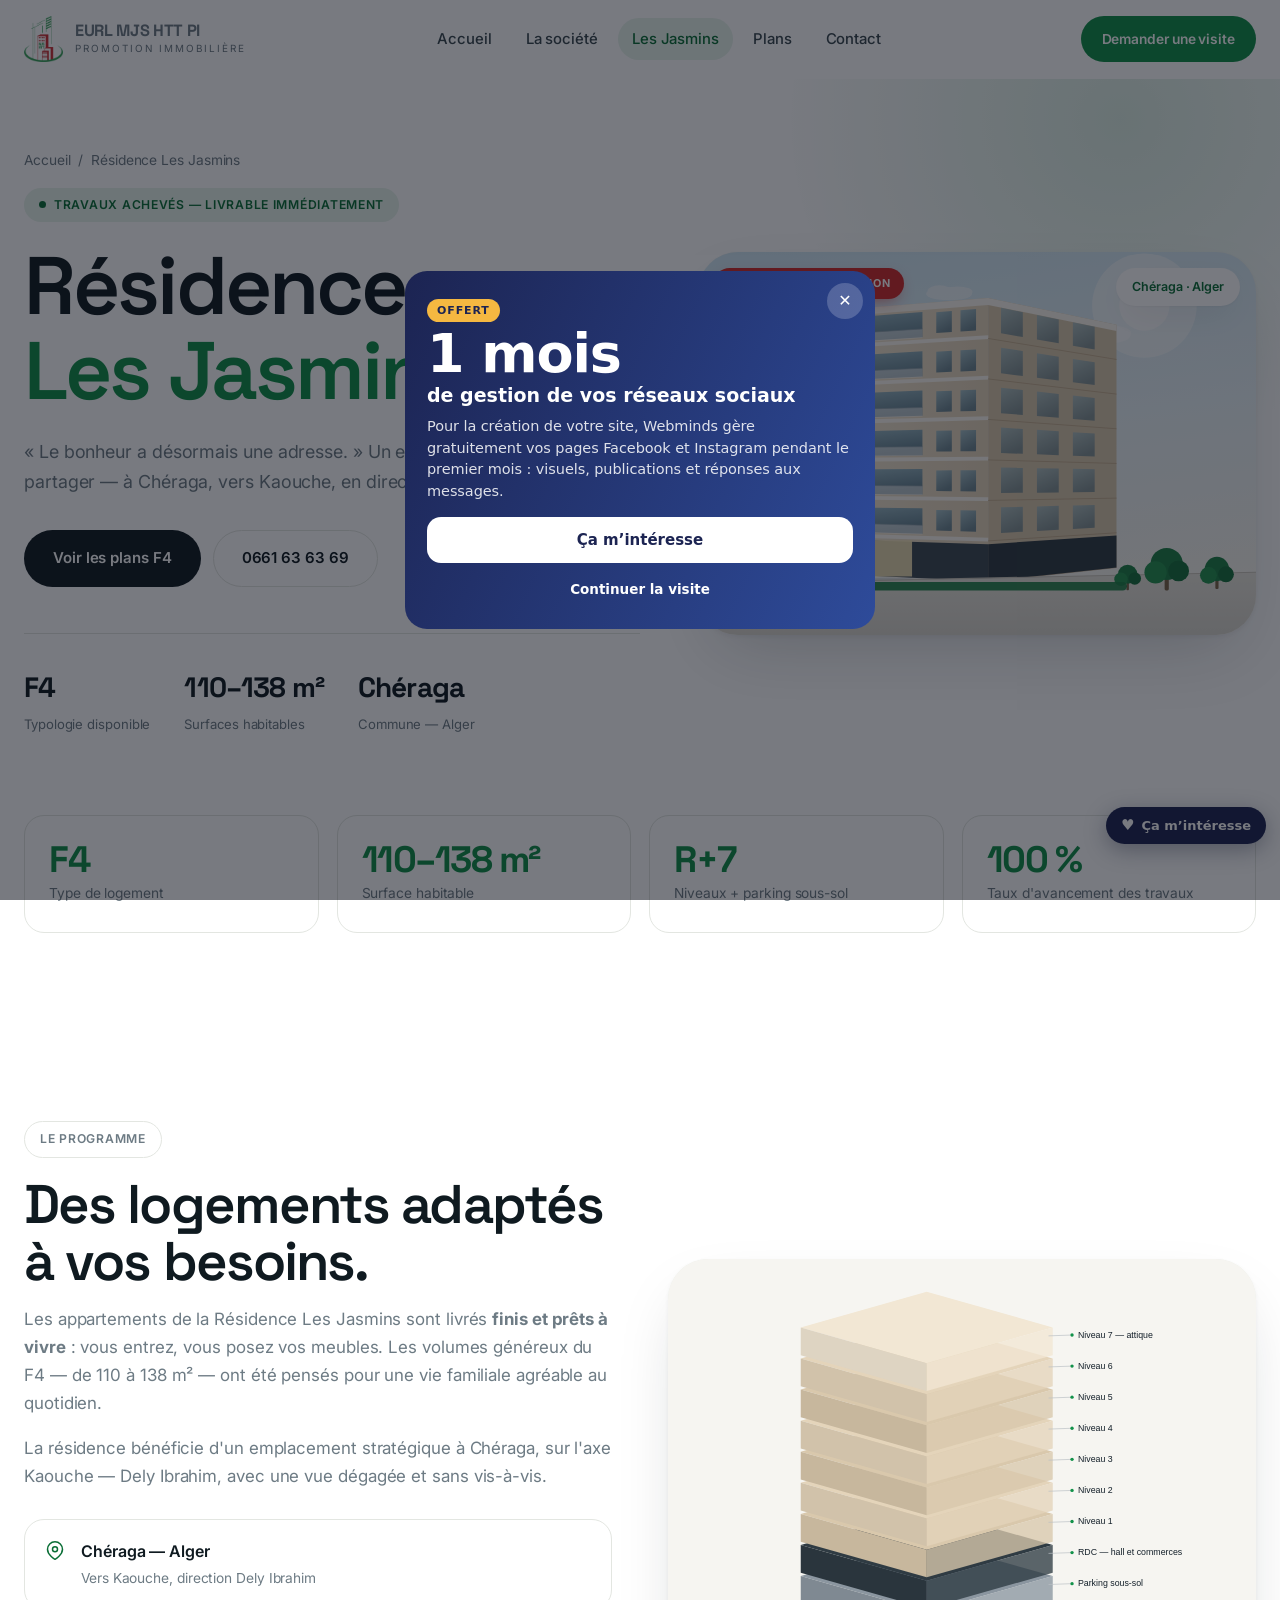
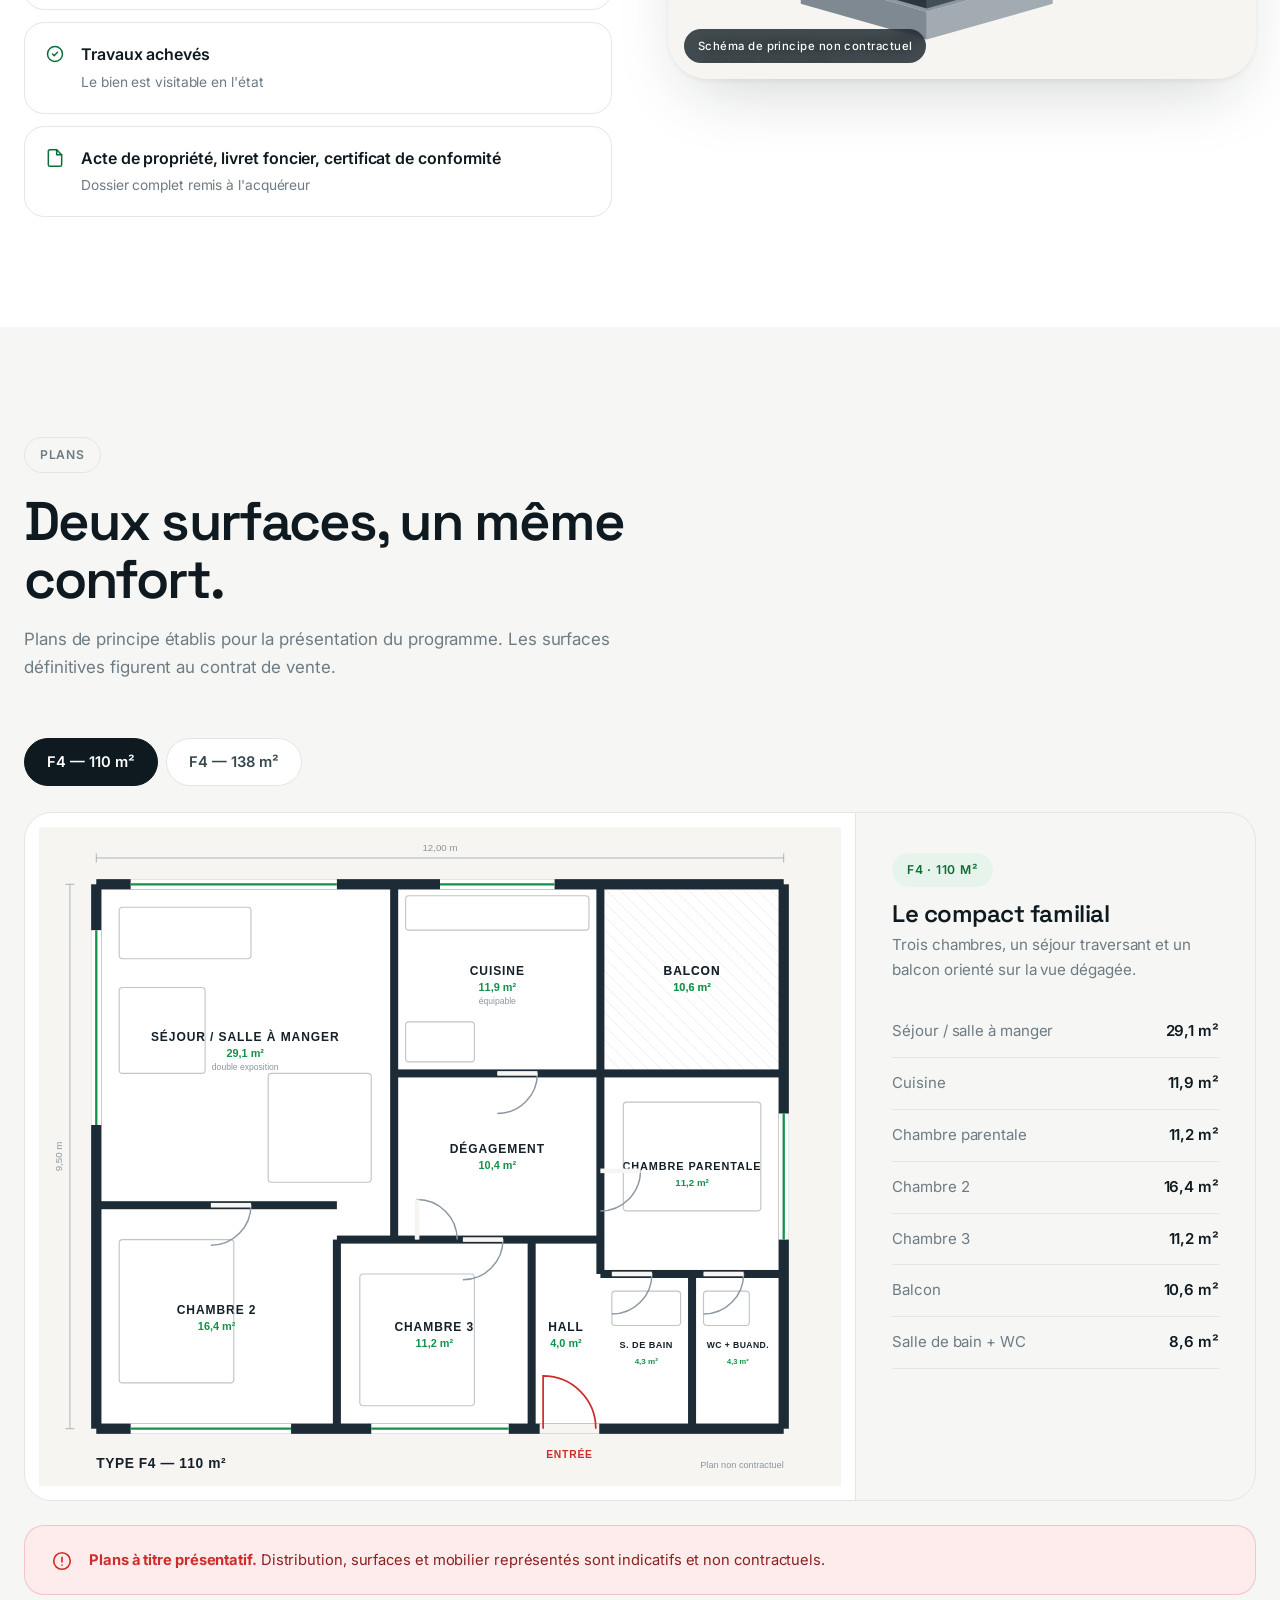
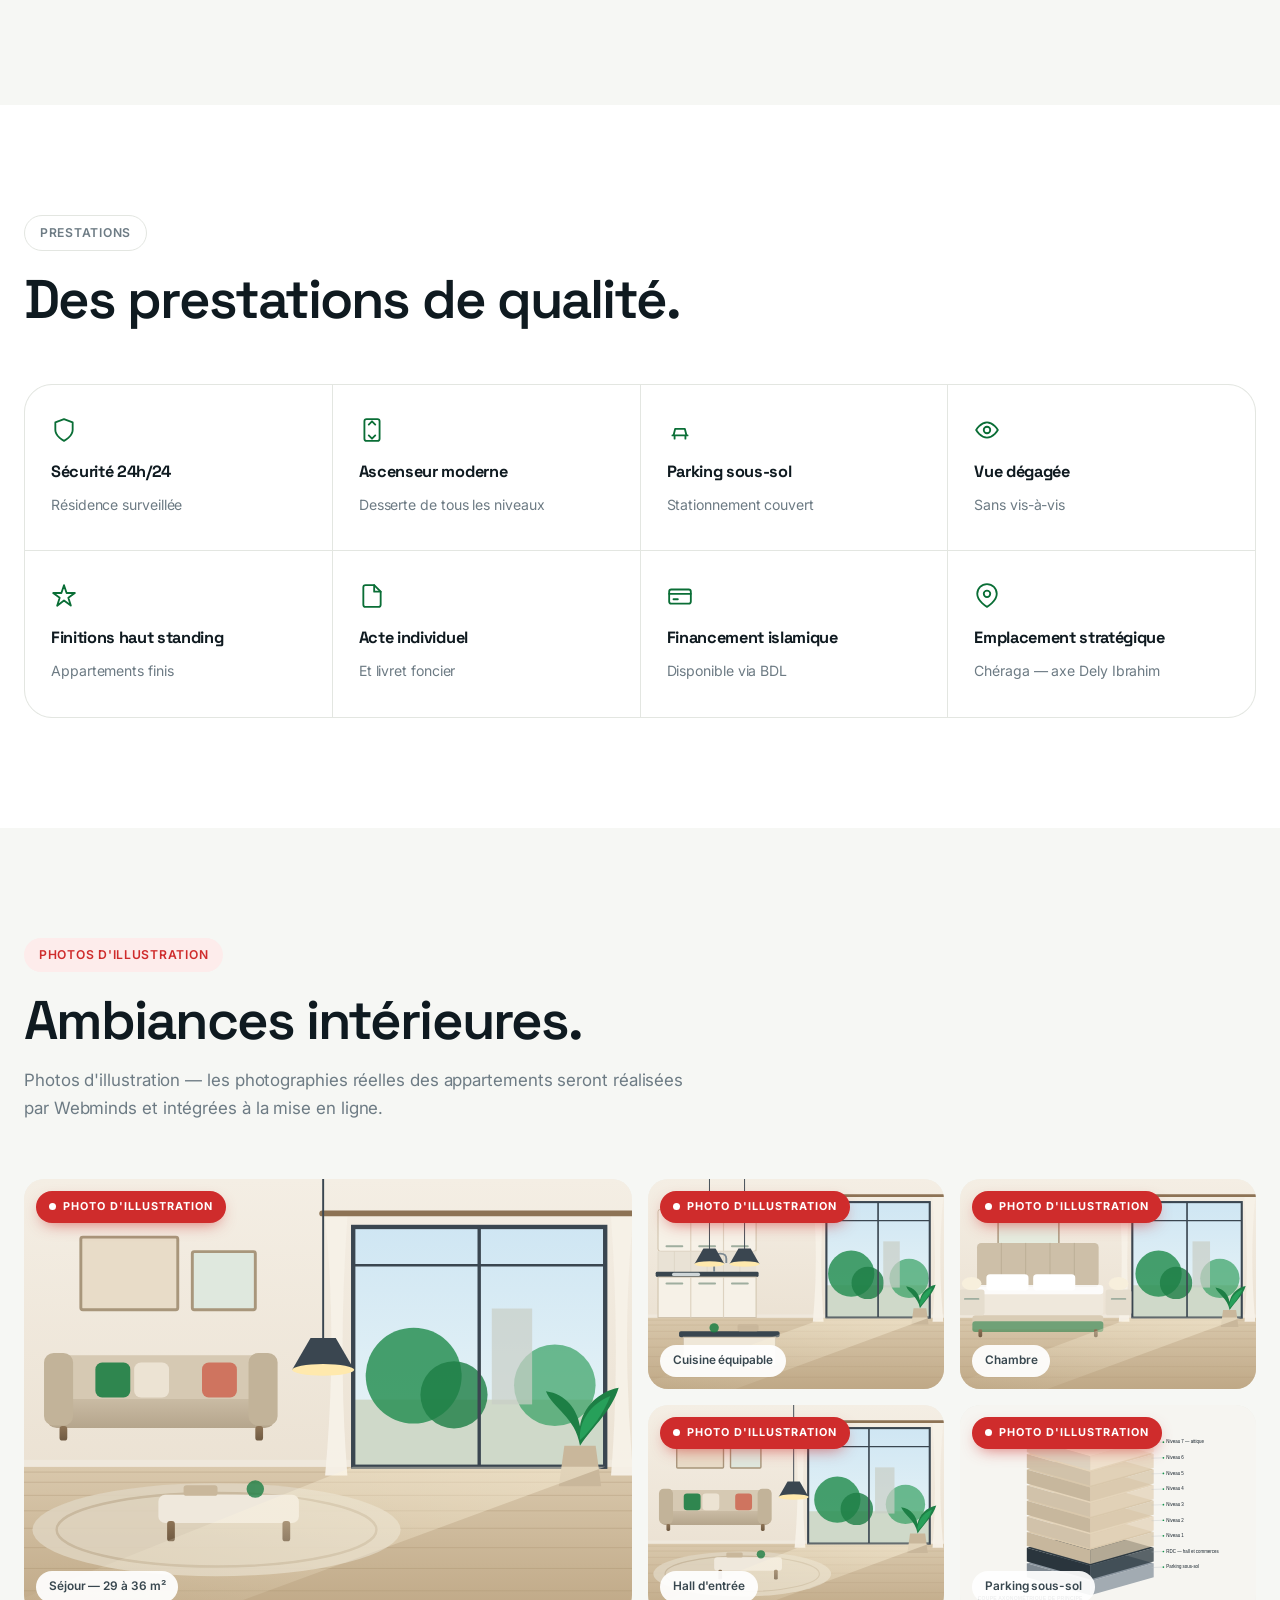
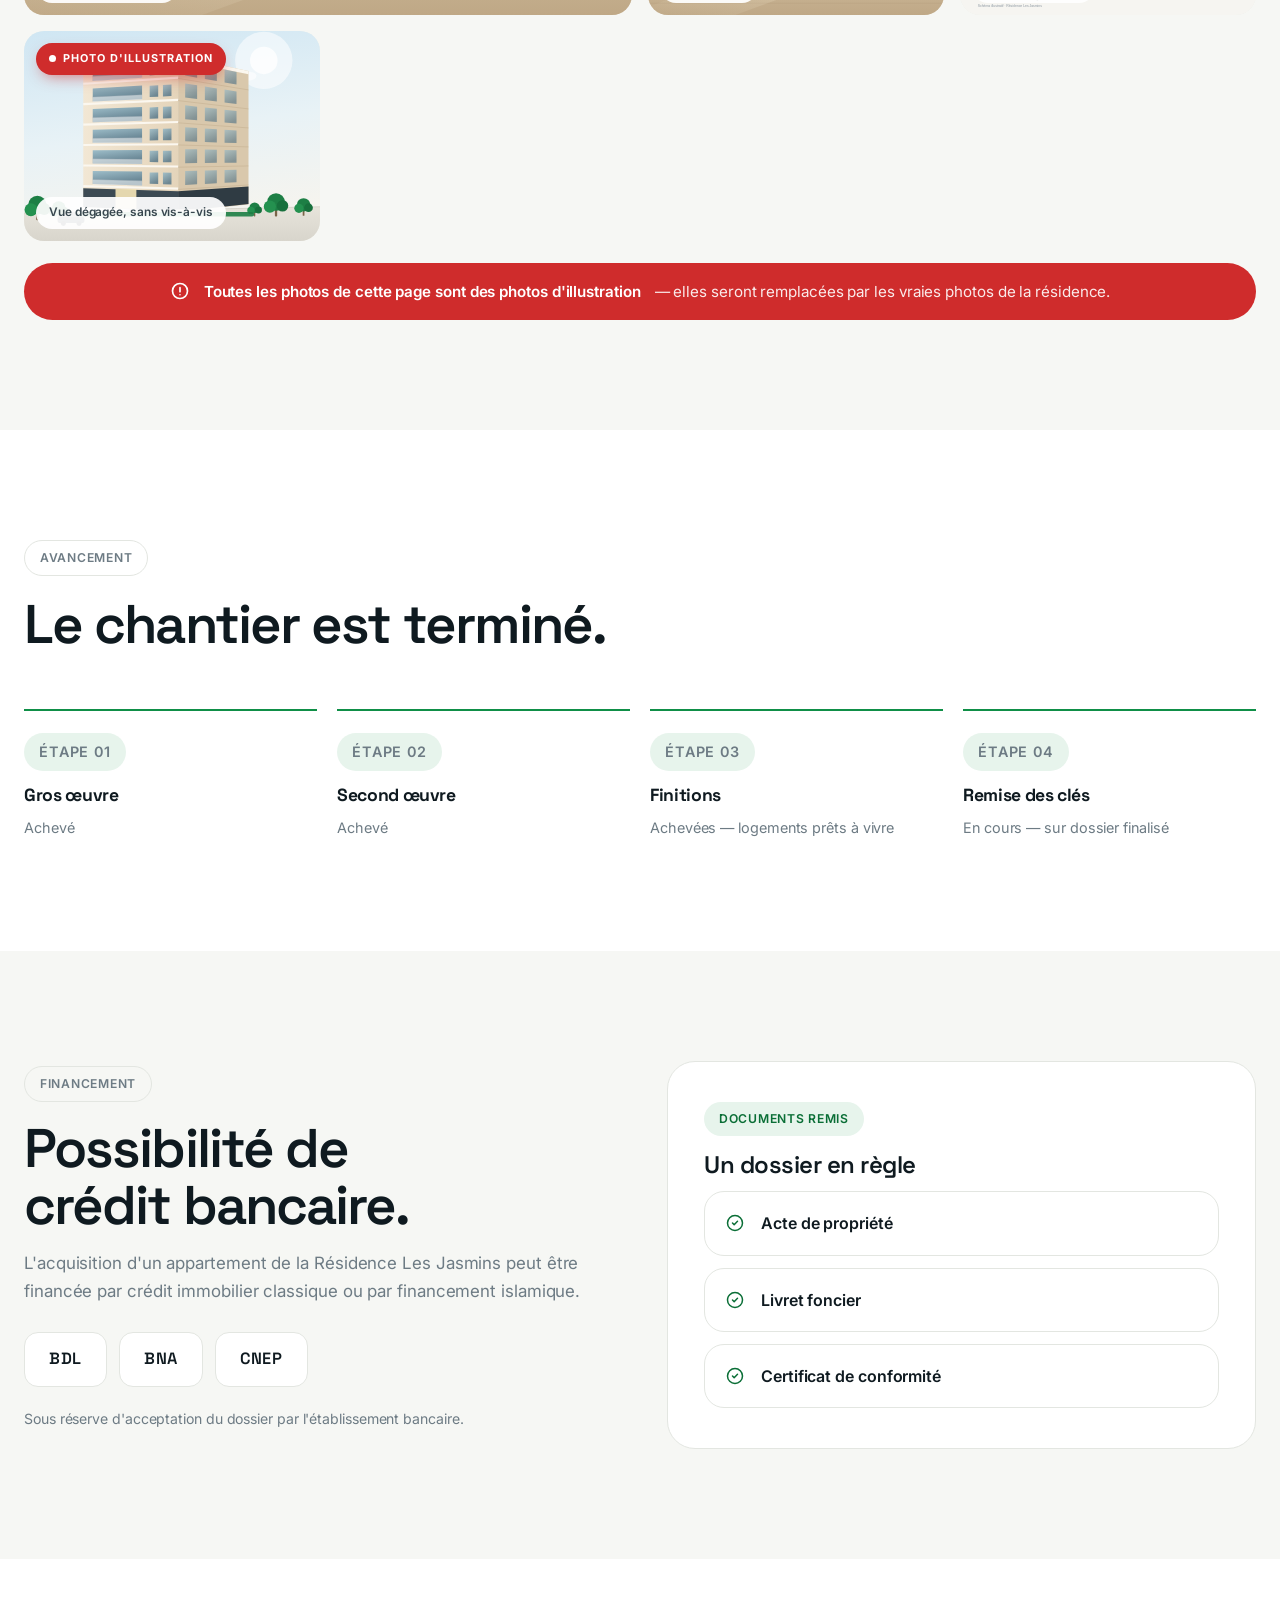
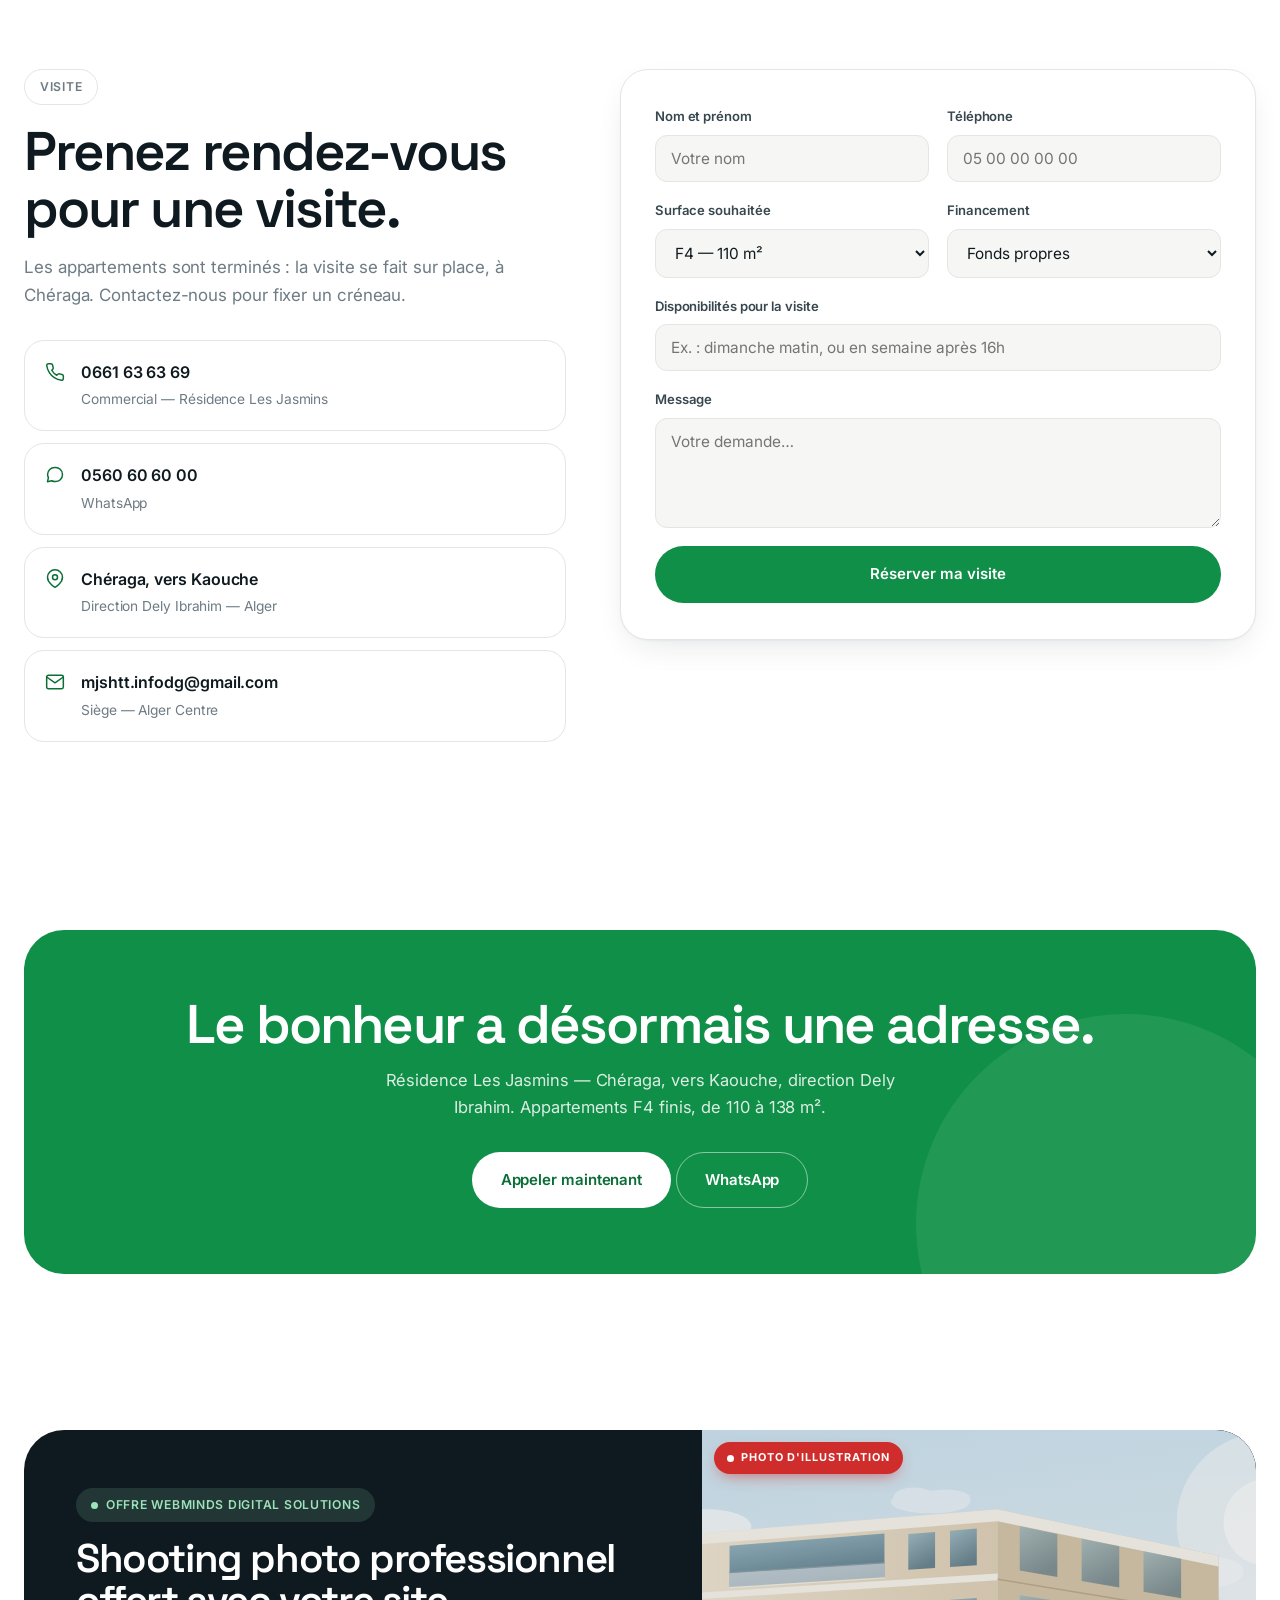
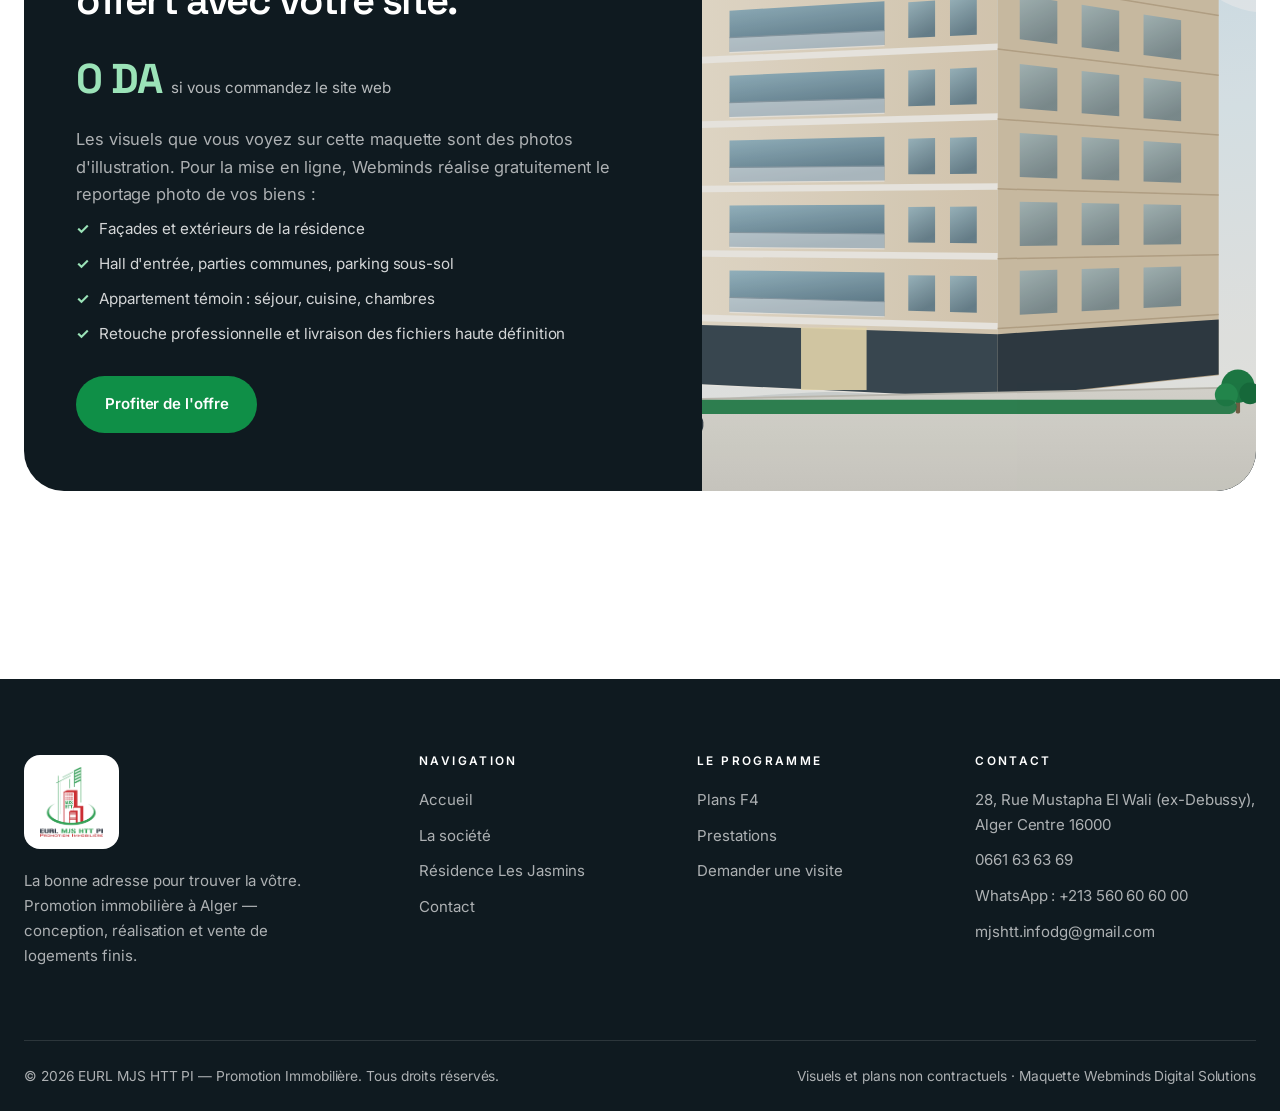
<file: residence-les-jasmins.html>
<!DOCTYPE html>
<html lang="fr">
<head>
<meta charset="utf-8">
<meta name="viewport" content="width=device-width,initial-scale=1">
<title>Résidence Les Jasmins — Chéraga, Alger | EURL MJS HTT PI</title>
<meta name="description" content="Résidence Les Jasmins à Chéraga (vers Kaouche, Dely Ibrahim) : appartements F4 de 110 à 138 m², finis et prêts à vivre. Sécurité 24h/24, parking sous-sol, acte de propriété et livret foncier.">
<link rel="icon" href="assets/img/logo-mark.png">
<link rel="preconnect" href="https://fonts.googleapis.com">
<link rel="preconnect" href="https://fonts.gstatic.com" crossorigin>
<link href="https://fonts.googleapis.com/css2?family=Inter:wght@400;500;600&family=Space+Grotesk:wght@500;600;700&display=swap" rel="stylesheet">
<link rel="stylesheet" href="assets/css/style.css">
</head>
<body>

<header class="header">
  <div class="wrap">
    <a href="index.html" class="brand">
      <img src="assets/img/logo-mark.png" alt="MJS HTT PI">
      <span><b>EURL MJS HTT PI</b><span>Promotion immobilière</span></span>
    </a>
    <nav class="nav">
      <a href="index.html">Accueil</a>
      <a href="index.html#societe">La société</a>
      <a href="residence-les-jasmins.html" class="is-active">Les Jasmins</a>
      <a href="#plans">Plans</a>
      <a href="#visite">Contact</a>
    </nav>
    <a href="#visite" class="btn btn--primary btn--sm">Demander une visite</a>
    <button class="burger" aria-label="Menu"><span></span><span></span><span></span></button>
  </div>
</header>

<!-- ============ HERO PROJET ============ -->
<section class="hero">
  <div class="wrap hero__grid">
    <div>
      <p class="mute" style="font-size:.86rem;margin-bottom:16px">
        <a href="index.html">Accueil</a> &nbsp;/&nbsp; Résidence Les Jasmins</p>
      <span class="tag"><i></i> Travaux achevés — livrable immédiatement</span>
      <h1>Résidence<br><em>Les Jasmins</em></h1>
      <p class="lead" style="font-size:1.12rem;margin-top:18px">« Le bonheur a désormais une adresse. »
        Un espace pour vivre, aimer et partager — à Chéraga, vers Kaouche, en direction de Dely Ibrahim.</p>
      <div class="hero__cta">
        <a href="#plans" class="btn btn--dark">Voir les plans F4</a>
        <a href="tel:0661636369" class="btn btn--line">0661 63 63 69</a>
      </div>
      <div class="hero__mini">
        <div><b>F4</b><span>Typologie disponible</span></div>
        <div><b>110–138 m²</b><span>Surfaces habitables</span></div>
        <div><b>Chéraga</b><span>Commune — Alger</span></div>
      </div>
    </div>
    <div class="visual">
      <span class="badge-illu">Photo d'illustration</span>
      <img src="https://images.unsplash.com/photo-1545324418-cc1a3fa10c00?auto=format&fit=crop&w=1400&q=80" alt="Résidence Les Jasmins — photo d'illustration" loading="lazy" onerror="this.onerror=null;this.src='assets/img/building.svg'">
      <span class="visual__badge">Chéraga · Alger</span>
    </div>
  </div>
</section>

<!-- ============ CHIFFRES ============ -->
<section class="section section--tight">
  <div class="wrap grid-4 rv">
    <div class="stat"><b>F4</b><span>Type de logement</span></div>
    <div class="stat"><b>110–138 m²</b><span>Surface habitable</span></div>
    <div class="stat"><b>R+7</b><span>Niveaux + parking sous-sol</span></div>
    <div class="stat"><b>100 %</b><span>Taux d'avancement des travaux</span></div>
  </div>
</section>

<!-- ============ PRÉSENTATION ============ -->
<section class="section">
  <div class="wrap grid-2" style="gap:56px;align-items:center">
    <div class="rv">
      <span class="tag tag--ghost">Le programme</span>
      <h2 style="margin:18px 0 16px">Des logements adaptés<br>à vos besoins.</h2>
      <p class="lead">Les appartements de la Résidence Les Jasmins sont livrés <b>finis et prêts à vivre</b> :
        vous entrez, vous posez vos meubles. Les volumes généreux du F4 — de 110 à 138 m² — ont été pensés
        pour une vie familiale agréable au quotidien.</p>
      <p class="lead">La résidence bénéficie d'un emplacement stratégique à Chéraga, sur l'axe Kaouche —
        Dely Ibrahim, avec une vue dégagée et sans vis-à-vis.</p>
      <ul class="infos" style="margin-top:28px">
        <li><svg viewBox="0 0 24 24"><path d="M21 10c0 7-9 12-9 12s-9-5-9-12a9 9 0 0 1 18 0z"/><circle cx="12" cy="10" r="3"/></svg>
          <div><b>Chéraga — Alger</b><small>Vers Kaouche, direction Dely Ibrahim</small></div></li>
        <li><svg viewBox="0 0 24 24"><circle cx="12" cy="12" r="9"/><path d="M9 12l2 2 4-4"/></svg>
          <div><b>Travaux achevés</b><small>Le bien est visitable en l'état</small></div></li>
        <li><svg viewBox="0 0 24 24"><path d="M14 2H6a2 2 0 0 0-2 2v16a2 2 0 0 0 2 2h12a2 2 0 0 0 2-2V8z"/><path d="M14 2v6h6"/></svg>
          <div><b>Acte de propriété, livret foncier, certificat de conformité</b><small>Dossier complet remis à l'acquéreur</small></div></li>
      </ul>
    </div>
    <div class="visual rv">
      <img src="assets/img/axo.svg" alt="Coupe axonométrique de principe">
      <span class="visual__note">Schéma de principe non contractuel</span>
    </div>
  </div>
</section>

<!-- ============ PLANS ============ -->
<section class="section section--paper" id="plans">
  <div class="wrap">
    <div class="head rv">
      <span class="tag tag--ghost">Plans</span>
      <h2>Deux surfaces, un même confort.</h2>
      <p class="lead">Plans de principe établis pour la présentation du programme. Les surfaces définitives
        figurent au contrat de vente.</p>
    </div>

    <div class="plans__tabs rv">
      <button class="tab is-on" data-tab="p110">F4 — 110 m²</button>
      <button class="tab" data-tab="p138">F4 — 138 m²</button>
    </div>

    <div class="planbox is-on rv" data-pane="p110">
      <div class="planbox__img"><img src="assets/img/plan-f4-110.svg" alt="Plan F4 110 m²"></div>
      <div class="planbox__side">
        <span class="tag">F4 · 110 m²</span>
        <h3 style="margin-top:14px">Le compact familial</h3>
        <p class="mute" style="font-size:.95rem">Trois chambres, un séjour traversant et un balcon orienté
          sur la vue dégagée.</p>
        <dl>
          <dt>Séjour / salle à manger</dt><dd>29,1 m²</dd>
          <dt>Cuisine</dt><dd>11,9 m²</dd>
          <dt>Chambre parentale</dt><dd>11,2 m²</dd>
          <dt>Chambre 2</dt><dd>16,4 m²</dd>
          <dt>Chambre 3</dt><dd>11,2 m²</dd>
          <dt>Balcon</dt><dd>10,6 m²</dd>
          <dt>Salle de bain + WC</dt><dd>8,6 m²</dd>
        </dl>
      </div>
    </div>

    <div class="planbox rv" data-pane="p138">
      <div class="planbox__img"><img src="assets/img/plan-f4-138.svg" alt="Plan F4 138 m²"></div>
      <div class="planbox__side">
        <span class="tag">F4 · 138 m²</span>
        <h3 style="margin-top:14px">Le grand volume</h3>
        <p class="mute" style="font-size:.95rem">Une suite parentale avec dressing, un séjour de 36 m² et
          une triple exposition.</p>
        <dl>
          <dt>Séjour / salle à manger</dt><dd>36,0 m²</dd>
          <dt>Cuisine + cellier</dt><dd>13,6 m²</dd>
          <dt>Suite parentale</dt><dd>18,6 m²</dd>
          <dt>Dressing / SDB privative</dt><dd>9,0 m²</dd>
          <dt>Chambre 2</dt><dd>16,1 m²</dd>
          <dt>Chambre 3</dt><dd>12,6 m²</dd>
          <dt>Salle de bain + WC</dt><dd>12,6 m²</dd>
        </dl>
      </div>
    </div>

    <div class="disclaimer rv" style="margin-top:24px">
      <svg viewBox="0 0 24 24"><circle cx="12" cy="12" r="9"/><path d="M12 8v5M12 16.5v.01"/></svg>
      <div><b>Plans à titre présentatif.</b> Distribution, surfaces et mobilier représentés sont indicatifs
        et non contractuels.</div>
    </div>
  </div>
</section>

<!-- ============ PRESTATIONS ============ -->
<section class="section" id="prestations">
  <div class="wrap">
    <div class="head rv">
      <span class="tag tag--ghost">Prestations</span>
      <h2>Des prestations de qualité.</h2>
    </div>
    <div class="perks rv">
      <div class="perk"><svg viewBox="0 0 24 24"><path d="M12 22s8-4 8-10V5l-8-3-8 3v7c0 6 8 10 8 10z"/></svg><b>Sécurité 24h/24</b><span>Résidence surveillée</span></div>
      <div class="perk"><svg viewBox="0 0 24 24"><rect x="5" y="2" width="14" height="20" rx="2"/><path d="M9 7l3-3 3 3M9 17l3 3 3-3"/></svg><b>Ascenseur moderne</b><span>Desserte de tous les niveaux</span></div>
      <div class="perk"><svg viewBox="0 0 24 24"><path d="M5 17h14M6 17l1.5-6h9L18 17M7 20v-3M17 20v-3"/></svg><b>Parking sous-sol</b><span>Stationnement couvert</span></div>
      <div class="perk"><svg viewBox="0 0 24 24"><path d="M2 12s4-7 10-7 10 7 10 7-4 7-10 7-10-7-10-7z"/><circle cx="12" cy="12" r="3"/></svg><b>Vue dégagée</b><span>Sans vis-à-vis</span></div>
      <div class="perk"><svg viewBox="0 0 24 24"><path d="M12 2l2.4 7.2H22l-6 4.4 2.3 7.2-6.3-4.6L5.7 21 8 13.6 2 9.2h7.6z"/></svg><b>Finitions haut standing</b><span>Appartements finis</span></div>
      <div class="perk"><svg viewBox="0 0 24 24"><path d="M14 2H6a2 2 0 0 0-2 2v16a2 2 0 0 0 2 2h12a2 2 0 0 0 2-2V8z"/><path d="M14 2v6h6"/></svg><b>Acte individuel</b><span>Et livret foncier</span></div>
      <div class="perk"><svg viewBox="0 0 24 24"><rect x="2" y="6" width="20" height="13" rx="2"/><path d="M2 10h20M6 15h4"/></svg><b>Financement islamique</b><span>Disponible via BDL</span></div>
      <div class="perk"><svg viewBox="0 0 24 24"><path d="M21 10c0 7-9 12-9 12s-9-5-9-12a9 9 0 0 1 18 0z"/><circle cx="12" cy="10" r="3"/></svg><b>Emplacement stratégique</b><span>Chéraga — axe Dely Ibrahim</span></div>
    </div>
  </div>
</section>

<!-- ============ GALERIE ============ -->
<section class="section section--paper">
  <div class="wrap">
    <div class="head rv">
      <span class="tag tag--red">Photos d'illustration</span>
      <h2>Ambiances intérieures.</h2>
      <p class="lead">Photos d'illustration — les photographies réelles des appartements seront réalisées par Webminds et intégrées à la mise en ligne.</p>
    </div>
    <div class="photogrid rv"><figure class="ph big"><span class="badge-illu">Photo d'illustration</span><img src="https://images.unsplash.com/photo-1600121848594-d8644e57abab?auto=format&fit=crop&w=1400&q=80" alt="Séjour" loading="lazy" onerror="this.onerror=null;this.src='assets/img/int-salon.svg'"><figcaption>Séjour — 29 à 36 m²</figcaption></figure><figure class="ph "><span class="badge-illu">Photo d'illustration</span><img src="https://images.unsplash.com/photo-1556911220-bff31c812dba?auto=format&fit=crop&w=1400&q=80" alt="Cuisine" loading="lazy" onerror="this.onerror=null;this.src='assets/img/int-cuisine.svg'"><figcaption>Cuisine équipable</figcaption></figure><figure class="ph "><span class="badge-illu">Photo d'illustration</span><img src="https://images.unsplash.com/photo-1616486029423-aaa4789e8c9a?auto=format&fit=crop&w=1400&q=80" alt="Chambre" loading="lazy" onerror="this.onerror=null;this.src='assets/img/int-chambre.svg'"><figcaption>Chambre</figcaption></figure><figure class="ph "><span class="badge-illu">Photo d'illustration</span><img src="https://images.unsplash.com/photo-1630703125789-6416b14d1705?auto=format&fit=crop&w=1400&q=80" alt="Hall d'entrée" loading="lazy" onerror="this.onerror=null;this.src='assets/img/int-salon.svg'"><figcaption>Hall d'entrée</figcaption></figure><figure class="ph "><span class="badge-illu">Photo d'illustration</span><img src="https://images.unsplash.com/photo-1548343361-02248be15911?auto=format&fit=crop&w=1400&q=80" alt="Parking sous-sol" loading="lazy" onerror="this.onerror=null;this.src='assets/img/axo.svg'"><figcaption>Parking sous-sol</figcaption></figure><figure class="ph "><span class="badge-illu">Photo d'illustration</span><img src="https://images.unsplash.com/photo-1496945589647-8784b8d04934?auto=format&fit=crop&w=1400&q=80" alt="Balcon" loading="lazy" onerror="this.onerror=null;this.src='assets/img/building.svg'"><figcaption>Vue dégagée, sans vis-à-vis</figcaption></figure></div><div class="illu-band rv" style="margin-top:22px"><svg viewBox="0 0 24 24"><circle cx="12" cy="12" r="9"/><path d="M12 8v5M12 16.5v.01"/></svg>Toutes les photos de cette page sont des photos d'illustration <span>— elles seront remplacées par les vraies photos de la résidence.</span></div>
    </div>
  </div>
</section>

<!-- ============ AVANCEMENT ============ -->
<section class="section">
  <div class="wrap">
    <div class="head rv">
      <span class="tag tag--ghost">Avancement</span>
      <h2>Le chantier est terminé.</h2>
    </div>
    <div class="steps rv">
      <div class="step done"><span class="tag">Étape 01</span><b>Gros œuvre</b><span>Achevé</span></div>
      <div class="step done"><span class="tag">Étape 02</span><b>Second œuvre</b><span>Achevé</span></div>
      <div class="step done"><span class="tag">Étape 03</span><b>Finitions</b><span>Achevées — logements prêts à vivre</span></div>
      <div class="step done"><span class="tag">Étape 04</span><b>Remise des clés</b><span>En cours — sur dossier finalisé</span></div>
    </div>
  </div>
</section>

<!-- ============ FINANCEMENT ============ -->
<section class="section section--paper">
  <div class="wrap grid-2" style="gap:54px;align-items:center">
    <div class="rv">
      <span class="tag tag--ghost">Financement</span>
      <h2 style="margin:18px 0 16px">Possibilité de<br>crédit bancaire.</h2>
      <p class="lead">L'acquisition d'un appartement de la Résidence Les Jasmins peut être financée par
        crédit immobilier classique ou par financement islamique.</p>
      <div class="banks"><span class="bank">BDL</span><span class="bank">BNA</span><span class="bank">CNEP</span></div>
      <p class="mute" style="font-size:.88rem;margin-top:20px">Sous réserve d'acceptation du dossier par l'établissement bancaire.</p>
    </div>
    <div class="card rv" style="padding:40px 36px">
      <span class="tag">Documents remis</span>
      <h3 style="margin:16px 0 14px">Un dossier en règle</h3>
      <ul class="infos" style="margin:0">
        <li><svg viewBox="0 0 24 24"><circle cx="12" cy="12" r="9"/><path d="M9 12l2 2 4-4"/></svg><div><b>Acte de propriété</b></div></li>
        <li><svg viewBox="0 0 24 24"><circle cx="12" cy="12" r="9"/><path d="M9 12l2 2 4-4"/></svg><div><b>Livret foncier</b></div></li>
        <li><svg viewBox="0 0 24 24"><circle cx="12" cy="12" r="9"/><path d="M9 12l2 2 4-4"/></svg><div><b>Certificat de conformité</b></div></li>
      </ul>
    </div>
  </div>
</section>

<!-- ============ VISITE ============ -->
<section class="section" id="visite">
  <div class="wrap contact">
    <div class="rv">
      <span class="tag tag--ghost">Visite</span>
      <h2 style="margin:18px 0 16px">Prenez rendez-vous<br>pour une visite.</h2>
      <p class="lead">Les appartements sont terminés : la visite se fait sur place, à Chéraga.
        Contactez-nous pour fixer un créneau.</p>
      <ul class="infos">
        <li><svg viewBox="0 0 24 24"><path d="M22 16.9v3a2 2 0 0 1-2.2 2 19.8 19.8 0 0 1-8.6-3.1 19.5 19.5 0 0 1-6-6A19.8 19.8 0 0 1 2.1 4.2 2 2 0 0 1 4.1 2h3a2 2 0 0 1 2 1.7c.1 1 .4 1.9.7 2.8a2 2 0 0 1-.5 2.1L8.1 9.9a16 16 0 0 0 6 6l1.3-1.2a2 2 0 0 1 2.1-.5c.9.3 1.8.6 2.8.7a2 2 0 0 1 1.7 2z"/></svg>
          <div><b><a href="tel:0661636369">0661 63 63 69</a></b><small>Commercial — Résidence Les Jasmins</small></div></li>
        <li><svg viewBox="0 0 24 24"><path d="M21 11.5a8.4 8.4 0 0 1-9 8.4 8.5 8.5 0 0 1-4-1L3 20l1.1-4.9a8.4 8.4 0 0 1-1-4A8.4 8.4 0 0 1 11.5 3 8.4 8.4 0 0 1 21 11.5z"/></svg>
          <div><b><a href="https://wa.me/213560606000" target="_blank" rel="noopener">0560 60 60 00</a></b><small>WhatsApp</small></div></li>
        <li><svg viewBox="0 0 24 24"><path d="M21 10c0 7-9 12-9 12s-9-5-9-12a9 9 0 0 1 18 0z"/><circle cx="12" cy="10" r="3"/></svg>
          <div><b>Chéraga, vers Kaouche</b><small>Direction Dely Ibrahim — Alger</small></div></li>
        <li><svg viewBox="0 0 24 24"><rect x="2" y="4" width="20" height="16" rx="2"/><path d="M22 6l-10 7L2 6"/></svg>
          <div><b><a href="mailto:mjshtt.infodg@gmail.com">mjshtt.infodg@gmail.com</a></b><small>Siège — Alger Centre</small></div></li>
      </ul>
    </div>

    <form class="rv">
      <div class="f"><label for="n2">Nom et prénom</label><input id="n2" type="text" placeholder="Votre nom" required></div>
      <div class="f"><label for="t2">Téléphone</label><input id="t2" type="tel" placeholder="05 00 00 00 00" required></div>
      <div class="f"><label for="s2">Surface souhaitée</label>
        <select id="s2"><option>F4 — 110 m²</option><option>F4 — 138 m²</option><option>Indifférent</option></select></div>
      <div class="f"><label for="f2">Financement</label>
        <select id="f2"><option>Fonds propres</option><option>Crédit bancaire</option><option>Financement islamique (BDL)</option></select></div>
      <div class="f f--full"><label for="d2">Disponibilités pour la visite</label>
        <input id="d2" type="text" placeholder="Ex. : dimanche matin, ou en semaine après 16h"></div>
      <div class="f f--full"><label for="m2">Message</label><textarea id="m2" placeholder="Votre demande…"></textarea></div>
      <div class="f f--full"><button type="submit" class="btn btn--primary">Réserver ma visite</button></div>
    </form>
  </div>
</section>

<!-- ============ CTA ============ -->
<section class="section--tight">
  <div class="wrap">
    <div class="cta rv">
      <h2>Le bonheur a désormais une adresse.</h2>
      <p>Résidence Les Jasmins — Chéraga, vers Kaouche, direction Dely Ibrahim. Appartements F4 finis,
        de 110 à 138 m².</p>
      <a href="tel:0661636369" class="btn btn--light">Appeler maintenant</a>
      <a href="https://wa.me/213560606000" class="btn btn--outline" target="_blank" rel="noopener">WhatsApp</a>
    </div>
  </div>
</section>

<!-- ============ OFFRE SHOOTING ============ -->
<section class="section--tight">
  <div class="wrap">
    <div class="shoot rv">
      <div class="shoot__body">
        <span class="tag"><i></i> Offre Webminds Digital Solutions</span>
        <h2>Shooting photo professionnel<br>offert avec votre site.</h2>
        <div class="shoot__free"><b>0 DA</b><span>si vous commandez le site web</span></div>
        <p>Les visuels que vous voyez sur cette maquette sont des photos d'illustration.
          Pour la mise en ligne, Webminds réalise gratuitement le reportage photo de vos biens :</p>
        <ul class="shoot__list">
          <li>Façades et extérieurs de la résidence</li>
          <li>Hall d'entrée, parties communes, parking sous-sol</li>
          <li>Appartement témoin : séjour, cuisine, chambres</li>
          <li>Retouche professionnelle et livraison des fichiers haute définition</li>
        </ul>
        <a href="#visite" class="btn btn--primary">Profiter de l'offre</a>
      </div>
      <div class="shoot__media">
        <span class="badge-illu">Photo d'illustration</span>
        <img src="https://images.unsplash.com/photo-1570675894641-8860d49afece?auto=format&fit=crop&w=1400&q=80" alt="Reportage photo de résidence" loading="lazy" onerror="this.onerror=null;this.src='assets/img/building.svg'">
      </div>
    </div>
  </div>
</section>

<footer class="footer">
  <div class="wrap">
    <div class="footer__grid">
      <div>
        <a href="index.html" class="brand"><img src="assets/img/logo.png" alt="EURL MJS HTT PI" style="height:70px"></a>
        <p class="footer__note">La bonne adresse pour trouver la vôtre. Promotion immobilière à Alger —
          conception, réalisation et vente de logements finis.</p>
      </div>
      <div>
        <h4>Navigation</h4>
        <ul>
          <li><a href="index.html">Accueil</a></li>
          <li><a href="index.html#societe">La société</a></li>
          <li><a href="residence-les-jasmins.html">Résidence Les Jasmins</a></li>
          <li><a href="index.html#contact">Contact</a></li>
        </ul>
      </div>
      <div>
        <h4>Le programme</h4>
        <ul>
          <li><a href="#plans">Plans F4</a></li>
          <li><a href="#prestations">Prestations</a></li>
          <li><a href="#visite">Demander une visite</a></li>
        </ul>
      </div>
      <div>
        <h4>Contact</h4>
        <ul>
          <li>28, Rue Mustapha El Wali (ex-Debussy), Alger Centre 16000</li>
          <li><a href="tel:0661636369">0661 63 63 69</a></li>
          <li><a href="https://wa.me/213560606000">WhatsApp : +213 560 60 60 00</a></li>
          <li><a href="mailto:mjshtt.infodg@gmail.com">mjshtt.infodg@gmail.com</a></li>
        </ul>
      </div>
    </div>
    <div class="footer__bar">
      <span>© 2026 EURL MJS HTT PI — Promotion Immobilière. Tous droits réservés.</span>
      <span>Visuels et plans non contractuels · Maquette Webminds Digital Solutions</span>
    </div>
  </div>
</footer>

<script src="assets/js/main.js"></script><script data-wml>(function(){if(window.__wmL)return;window.__wmL=1;
var C={"p": "MJS HTT", "mail": null, "wa": "213797372452", "v": [["/", "Version corporate", "Claire et rassurante"]]};
function ready(f){document.readyState==='loading'?document.addEventListener('DOMContentLoaded',f):f()}
ready(function(){
var css='.wmL-b{position:fixed;right:14px;bottom:calc(56px + env(safe-area-inset-bottom));z-index:2147483000;border:0;border-radius:999px;background:#1C2452;color:#fff;font:700 13px/1 system-ui,-apple-system,Segoe UI,Roboto,sans-serif;padding:11px 15px;box-shadow:0 6px 22px rgba(20,30,60,.35);cursor:pointer;display:flex;align-items:center;gap:7px}'
+'@media(max-width:520px){.wmL-b{bottom:calc(112px + env(safe-area-inset-bottom));font-size:12.5px;padding:10px 13px}}'
+'.wmL-m{position:fixed;inset:0;z-index:2147483001;background:rgba(10,14,25,.55);display:none;align-items:flex-end;justify-content:center;font-family:system-ui,-apple-system,Segoe UI,Roboto,sans-serif}.wmL-m.on{display:flex}@media(min-width:700px){.wmL-m{align-items:center;padding:20px}}'
+'.wmL-x{box-sizing:border-box;position:relative;background:#fff;color:#1C2452;width:100%;max-width:470px;max-height:92vh;overflow:auto;border-radius:22px 22px 0 0;padding:24px 22px calc(22px + env(safe-area-inset-bottom));text-align:left}@media(min-width:700px){.wmL-x{border-radius:22px}}'
+'.wmL-x *{box-sizing:border-box}.wmL-c{position:absolute;top:12px;right:12px;width:36px;height:36px;border:0;border-radius:50%;background:#F0F2F1;font-size:16px;cursor:pointer;color:#1C2452}'
+'.wmL-x h3{font:800 26px/1.1 system-ui,-apple-system,sans-serif;margin:4px 40px 10px 0;color:inherit}.wmL-x p{margin:0 0 14px;line-height:1.5;font-size:14.5px;opacity:.85}'
+'.wmL-o{background:linear-gradient(115deg,#1C2452,#2E4B9A);color:#fff}.wmL-o .wmL-c{background:rgba(255,255,255,.2);color:#fff}.wmL-big{font:900 54px/.95 system-ui,-apple-system,sans-serif;letter-spacing:-.02em;margin:6px 0 2px}.wmL-big small{display:block;font-size:19px;font-weight:700;letter-spacing:0;margin-top:6px}'
+'.wmL-tag{display:inline-block;background:#F5B841;color:#1C2452;font:800 11px system-ui,sans-serif;letter-spacing:.08em;border-radius:999px;padding:5px 10px}'
+'.wmL-btn{display:flex;align-items:center;justify-content:center;width:100%;border:0;border-radius:14px;padding:14px;font:800 15px system-ui,-apple-system,sans-serif;cursor:pointer;margin-top:8px}.wmL-w{background:#fff;color:#1C2452}.wmL-g{background:#1FAF55;color:#fff}.wmL-n{background:#1C2452;color:#fff}.wmL-l{background:transparent;color:inherit;font-weight:600;font-size:13.5px;padding:10px}'
+'.wmL-s{font:700 11.5px system-ui,sans-serif;text-transform:uppercase;letter-spacing:.06em;opacity:.6;margin:12px 0 8px}.wmL-ch{display:grid;gap:8px}.wmL-ch label{display:flex;align-items:center;gap:10px;border:1.5px solid #E2E6E3;border-radius:12px;padding:11px 12px;cursor:pointer;font-size:14px;font-weight:600}.wmL-ch label small{display:block;font-weight:500;opacity:.65;font-size:12px}.wmL-ch input{width:18px;height:18px;flex:none;accent-color:#1FAF55}'
+'.wmL-f{display:grid;gap:8px;margin:12px 0 6px}.wmL-f input{border:1.5px solid #E2E6E3;border-radius:12px;padding:12px;font:500 16px system-ui,sans-serif;color:#1C2452;background:#fff;-webkit-user-select:text!important;user-select:text!important;width:100%}'
+'.wmL-ok{text-align:center}.wmL-ok i{display:grid;place-items:center;width:64px;height:64px;margin:6px auto 12px;border-radius:50%;background:#E8F7EE;color:#1FAF55;font-style:normal;font-size:30px}';
var st=document.createElement('style');st.textContent=css;document.head.appendChild(st);
function ss(k,v){try{if(v===undefined)return sessionStorage.getItem(k);sessionStorage.setItem(k,v)}catch(e){}}
var p=location.pathname,cur=0;C.v.forEach(function(v,i){if(v[0]!=='/'&&p.indexOf(v[0])===0)cur=i});
var off=document.createElement('div');off.className='wmL-m';off.innerHTML='<div class="wmL-x wmL-o" role="dialog" aria-modal="true"><button class="wmL-c" type="button" aria-label="Fermer">✕</button><span class="wmL-tag">OFFERT</span><div class="wmL-big">1 mois<small>de gestion de vos réseaux sociaux</small></div><p style="margin-top:12px">Pour la création de votre site, Webminds gère gratuitement vos pages Facebook et Instagram pendant le premier mois : visuels, publications et réponses aux messages.</p><button class="wmL-btn wmL-w" type="button" data-i>Ça m’intéresse</button><button class="wmL-btn wmL-l" type="button" data-c>Continuer la visite</button></div>';
var ch='';C.v.forEach(function(v,i){ch+='<label><input type="radio" name="wmLv" value="'+v[1]+'"'+(i===cur?' checked':'')+'><span>'+v[1]+(v[2]?'<small>'+v[2]+'</small>':'')+'</span></label>'});
var it=document.createElement('div');it.className='wmL-m';it.innerHTML='<div class="wmL-x" role="dialog" aria-modal="true"><button class="wmL-c" type="button" aria-label="Fermer">✕</button><div data-s1><h3>Cette maquette vous plaît ?</h3><p>Choisissez la version qui vous intéresse : Webminds vous recontacte pour vous la présenter.</p>'+(C.v.length>1?'<div class="wmL-s">La version préférée</div><div class="wmL-ch">'+ch+'</div>':'')+'<div class="wmL-s">En plus</div><div class="wmL-ch"><label><input type="checkbox" value="Gestion des réseaux sociaux (1 mois offert)"><span>Réseaux sociaux<small>1 mois de gestion offert avec le site</small></span></label></div><div class="wmL-f"><input name="n" placeholder="Votre nom" autocomplete="name"><input name="t" type="tel" inputmode="tel" placeholder="Votre téléphone (facultatif)" autocomplete="tel"></div><button class="wmL-btn wmL-g" type="button" data-w>Envoyer sur WhatsApp</button>'+(C.mail?'<button class="wmL-btn wmL-l" type="button" data-e>Envoyer par e-mail</button>':'')+'</div><div class="wmL-ok" data-s2 hidden><i>✓</i><h3 style="margin:0 0 8px">Merci !</h3><p>Votre choix a bien été transmis à Webminds. Nous vous recontactons très vite.</p><button class="wmL-btn wmL-n" type="button" data-c>Continuer la visite</button></div></div>';
document.body.appendChild(off);document.body.appendChild(it);
var b=document.createElement('button');b.type='button';b.className='wmL-b';b.innerHTML='<b style="font-size:15px">♥</b>Ça m’intéresse';document.body.appendChild(b);
function op(m){off.classList.remove('on');it.classList.remove('on');m.classList.add('on')}
[off,it].forEach(function(m){m.addEventListener('click',function(e){if(e.target===m||e.target.closest('.wmL-c')||e.target.closest('[data-c]'))m.classList.remove('on')})});
b.onclick=function(){op(it)};off.querySelector('[data-i]').onclick=function(){op(it)};
function msg(){var v=(it.querySelector('input[name=wmLv]:checked')||{}).value||C.v[cur][1],x=[].map.call(it.querySelectorAll('input[type=checkbox]:checked'),function(c){return c.value}),n=it.querySelector('[name=n]').value.trim(),t=it.querySelector('[name=t]').value.trim();
 return{v:v,x:x,n:n,t:t,txt:'Bonjour Webminds, la maquette '+C.p+' m’intéresse.\nVersion préférée : '+v+(x.length?'\nEn plus : '+x.join(', '):'')+(n?'\nNom : '+n:'')+(t?'\nTéléphone : '+t:'')+'\nLien : '+location.origin+C.v[cur][0]}}
function mail(m){if(!C.mail)return;try{fetch('https://formsubmit.co/ajax/'+C.mail,{method:'POST',keepalive:true,headers:{'Content-Type':'application/json','Accept':'application/json'},body:JSON.stringify({_subject:'Maquette '+C.p+' : intéressé ('+m.v+')',Prospect:C.p,Version:m.v,Options:m.x.join(', ')||'-',Nom:m.n||'-',Telephone:m.t||'-',Lien:location.origin+C.v[cur][0],_template:'table',_captcha:'false'})}).catch(function(){})}catch(e){}}
function done(){it.querySelector('[data-s1]').hidden=true;it.querySelector('[data-s2]').hidden=false;ss('wmL-sent','1')}
it.querySelector('[data-w]').onclick=function(){var m=msg();mail(m);done();location.href='https://wa.me/'+C.wa+'?text='+encodeURIComponent(m.txt)};
var e=it.querySelector('[data-e]');if(e)e.onclick=function(){mail(msg());done()};
var sh=ss('wmL-off');addEventListener('scroll',function(){var r=(scrollY+innerHeight)/document.documentElement.scrollHeight;
 if(!sh&&scrollY>500&&r>.3){sh=1;ss('wmL-off','1');op(off)}
 if(!ss('wmL-it')&&!ss('wmL-sent')&&sh&&r>.92&&!off.classList.contains('on')){ss('wmL-it','1');op(it)}},{passive:true});
});})();
</script></body>
</html>
</file>
<file: assets/css/style.css>
/* ============================================================
   EURL MJS HTT PI — Promotion Immobilière
   Maquette Webminds Digital Solutions · 2026
   ============================================================ */

:root{
  --ink:#0f1a20;
  --ink-2:#38474f;
  --grey:#6d7b84;
  --line:#e3e6e1;
  --paper:#ffffff;
  --paper-2:#f6f7f4;
  --paper-3:#eef1ec;
  --green:#0f8f47;
  --green-d:#0a6e36;
  --green-l:#e7f4ec;
  --red:#cf2c2c;
  --red-l:#fdeceb;
  --r-s:12px;
  --r-m:20px;
  --r-l:28px;
  --r-xl:40px;
  --shadow:0 1px 2px rgba(16,28,34,.04),0 12px 34px -12px rgba(16,28,34,.14);
  --shadow-lg:0 2px 4px rgba(16,28,34,.05),0 28px 70px -24px rgba(16,28,34,.22);
  --display:"Space Grotesk","Helvetica Neue",Arial,sans-serif;
  --body:"Inter","Helvetica Neue",Arial,sans-serif;
  --max:1280px;
}

*,*::before,*::after{box-sizing:border-box}
html{scroll-behavior:smooth;-webkit-text-size-adjust:100%}
body{
  margin:0;background:var(--paper);color:var(--ink);
  font-family:var(--body);font-size:16.5px;line-height:1.65;letter-spacing:-.005em;
  -webkit-font-smoothing:antialiased;overflow-x:hidden;
}
img,svg{max-width:100%;display:block}
a{color:inherit;text-decoration:none}
button{font:inherit}
.wrap{width:100%;max-width:var(--max);margin:0 auto;padding:0 24px}

h1,h2,h3,h4{font-family:var(--display);font-weight:600;line-height:1.05;margin:0;letter-spacing:-.035em}
h1{font-size:clamp(2.7rem,6.4vw,5.1rem)}
h2{font-size:clamp(2rem,4.3vw,3.4rem)}
h3{font-size:clamp(1.15rem,1.9vw,1.5rem);letter-spacing:-.02em}
p{margin:0 0 1em}
.lead{color:var(--grey);font-size:1.06rem;max-width:60ch}
.mute{color:var(--grey)}
.grn{color:var(--green)}

/* ---------- utilitaires ---------- */
.tag{
  display:inline-flex;align-items:center;gap:8px;padding:7px 15px;border-radius:100px;
  background:var(--green-l);color:var(--green-d);font-size:.76rem;font-weight:600;
  letter-spacing:.06em;text-transform:uppercase;
}
.tag--red{background:var(--red-l);color:var(--red)}
.tag--ghost{background:transparent;border:1px solid var(--line);color:var(--grey)}
.tag i{width:7px;height:7px;border-radius:50%;background:currentColor;display:block}

.btn{
  display:inline-flex;align-items:center;justify-content:center;gap:10px;
  padding:15px 28px;border-radius:100px;font-size:.94rem;font-weight:600;
  border:1px solid transparent;cursor:pointer;transition:.28s cubic-bezier(.2,.7,.3,1);
  white-space:nowrap;
}
.btn--primary{background:var(--green);color:#fff}
.btn--primary:hover{background:var(--green-d);transform:translateY(-2px);box-shadow:0 14px 28px -12px rgba(15,143,71,.7)}
.btn--dark{background:var(--ink);color:#fff}
.btn--dark:hover{transform:translateY(-2px);box-shadow:0 14px 28px -12px rgba(15,26,32,.6)}
.btn--line{border-color:var(--line);color:var(--ink);background:#fff}
.btn--line:hover{border-color:var(--ink);transform:translateY(-2px)}
.btn--sm{padding:11px 20px;font-size:.86rem}

.section{padding:110px 0}
.section--tight{padding:78px 0}
.section--paper{background:var(--paper-2)}
.head{max-width:66ch;margin-bottom:56px}
.head .tag{margin-bottom:20px}
.head h2{margin-bottom:18px}

/* ---------- header ---------- */
.header{position:sticky;top:0;z-index:200;background:rgba(255,255,255,.86);backdrop-filter:blur(16px);
  border-bottom:1px solid transparent;transition:.3s}
.header.scrolled{border-bottom-color:var(--line)}
.header .wrap{display:flex;align-items:center;justify-content:space-between;gap:20px;height:78px}
.brand{display:flex;align-items:center;gap:12px}
.brand img{height:46px;width:auto}
.brand b{font-family:var(--display);font-size:1.02rem;letter-spacing:-.02em;line-height:1.1;display:block}
.brand span{font-size:.62rem;letter-spacing:.2em;text-transform:uppercase;color:var(--grey)}
.nav{display:flex;align-items:center;gap:6px}
.nav a{padding:9px 14px;border-radius:100px;font-size:.93rem;font-weight:500;color:var(--ink-2);transition:.25s}
.nav a:hover{background:var(--paper-3);color:var(--ink)}
.nav a.is-active{background:var(--green-l);color:var(--green-d)}
.header .btn{margin-left:8px}
.burger{display:none;background:var(--paper-3);border:0;border-radius:12px;padding:11px;cursor:pointer}
.burger span{display:block;width:20px;height:2px;background:var(--ink);border-radius:2px;margin:4px 0;transition:.3s}

/* ---------- hero ---------- */
.hero{padding:70px 0 0;position:relative;overflow:hidden}
.hero::before{
  content:"";position:absolute;top:-340px;right:-220px;width:760px;height:760px;border-radius:50%;
  background:radial-gradient(circle,rgba(15,143,71,.14),transparent 62%);pointer-events:none;
}
.hero__grid{display:grid;grid-template-columns:1.05fr .95fr;gap:58px;align-items:center;position:relative}
.hero h1{margin:22px 0 22px}
.hero h1 em{font-style:normal;color:var(--green);position:relative}
.hero__cta{display:flex;flex-wrap:wrap;gap:12px;margin-top:34px}
.hero__mini{display:flex;gap:34px;margin-top:46px;padding-top:30px;border-top:1px solid var(--line);flex-wrap:wrap}
.hero__mini div b{display:block;font-family:var(--display);font-size:1.75rem;letter-spacing:-.03em}
.hero__mini div span{font-size:.82rem;color:var(--grey)}

.visual{position:relative;border-radius:var(--r-xl);overflow:hidden;background:var(--paper-3);box-shadow:var(--shadow-lg)}
.visual img{width:100%;height:100%;object-fit:cover}
.visual__note{
  position:absolute;left:16px;bottom:16px;padding:8px 14px;border-radius:100px;
  background:rgba(15,26,32,.78);backdrop-filter:blur(6px);color:#fff;font-size:.71rem;
  letter-spacing:.04em;font-weight:500;
}
.visual__badge{
  position:absolute;right:16px;top:16px;padding:9px 16px;border-radius:100px;background:#fff;
  box-shadow:var(--shadow);font-size:.78rem;font-weight:600;color:var(--green-d);
}

/* ---------- bandeau défilant ---------- */
.marquee{border-top:1px solid var(--line);border-bottom:1px solid var(--line);background:var(--paper-2);
  overflow:hidden;margin-top:80px}
.marquee__track{display:flex;gap:56px;padding:18px 0;white-space:nowrap;animation:slide 32s linear infinite;width:max-content}
.marquee span{font-size:.86rem;font-weight:500;color:var(--ink-2);display:flex;align-items:center;gap:12px}
.marquee span::before{content:"";width:6px;height:6px;border-radius:50%;background:var(--green)}
@keyframes slide{to{transform:translateX(-50%)}}

/* ---------- cartes / grilles ---------- */
.grid-3{display:grid;grid-template-columns:repeat(3,1fr);gap:22px}
.grid-2{display:grid;grid-template-columns:repeat(2,1fr);gap:22px}
.grid-4{display:grid;grid-template-columns:repeat(4,1fr);gap:18px}

.card{
  background:#fff;border:1px solid var(--line);border-radius:var(--r-l);padding:34px 30px;
  transition:.35s cubic-bezier(.2,.7,.3,1);
}
.card:hover{transform:translateY(-5px);box-shadow:var(--shadow-lg);border-color:transparent}
.card__ico{
  width:46px;height:46px;border-radius:14px;background:var(--green-l);color:var(--green-d);
  display:grid;place-items:center;margin-bottom:20px;
}
.card__ico svg{width:22px;height:22px;stroke:currentColor;fill:none;stroke-width:1.8;stroke-linecap:round;stroke-linejoin:round}
.card h3{margin-bottom:8px}
.card p{color:var(--grey);font-size:.95rem;margin:0}

.stat{background:#fff;border:1px solid var(--line);border-radius:var(--r-m);padding:26px 24px}
.stat b{display:block;font-family:var(--display);font-size:2.3rem;letter-spacing:-.04em;line-height:1;color:var(--green)}
.stat span{font-size:.86rem;color:var(--grey)}

/* ---------- projet vedette ---------- */
.feature{
  background:var(--ink);color:#fff;border-radius:var(--r-xl);overflow:hidden;
  display:grid;grid-template-columns:1.02fr .98fr;
}
.feature__body{padding:60px 54px}
.feature__body h2{color:#fff;margin:18px 0 16px}
.feature__body p{color:rgba(255,255,255,.62)}
.feature .tag{background:rgba(255,255,255,.1);color:#9be3b8}
.feature__list{list-style:none;padding:0;margin:26px 0 34px;display:grid;grid-template-columns:1fr 1fr;gap:12px 22px}
.feature__list li{display:flex;gap:10px;align-items:flex-start;font-size:.94rem;color:rgba(255,255,255,.82)}
.feature__list li::before{content:"";flex:0 0 auto;width:18px;height:18px;border-radius:50%;margin-top:3px;
  background:rgba(155,227,184,.16);
  background-image:url("data:image/svg+xml,%3Csvg xmlns='http://www.w3.org/2000/svg' viewBox='0 0 24 24' fill='none' stroke='%239be3b8' stroke-width='3' stroke-linecap='round' stroke-linejoin='round'%3E%3Cpolyline points='20 6 9 17 4 12'/%3E%3C/svg%3E");
  background-size:11px;background-position:center;background-repeat:no-repeat}
.feature__media{position:relative;min-height:440px}
.feature__media img{width:100%;height:100%;object-fit:cover}

/* ---------- liste prestations ---------- */
.perks{display:grid;grid-template-columns:repeat(4,1fr);gap:1px;background:var(--line);
  border:1px solid var(--line);border-radius:var(--r-l);overflow:hidden}
.perk{background:#fff;padding:32px 26px;transition:.3s}
.perk:hover{background:var(--green-l)}
.perk svg{width:26px;height:26px;stroke:var(--green-d);fill:none;stroke-width:1.7;stroke-linecap:round;stroke-linejoin:round;margin-bottom:16px}
.perk b{display:block;font-family:var(--display);font-size:1.02rem;margin-bottom:5px;letter-spacing:-.02em}
.perk span{font-size:.88rem;color:var(--grey)}

/* ---------- banques ---------- */
.banks{display:flex;flex-wrap:wrap;gap:12px;align-items:center;margin-top:26px}
.bank{padding:13px 24px;border:1px solid var(--line);border-radius:14px;background:#fff;
  font-family:var(--display);font-weight:600;letter-spacing:.04em;font-size:1.02rem}

/* ---------- plans ---------- */
.plans__tabs{display:flex;gap:8px;margin-bottom:26px;flex-wrap:wrap}
.tab{padding:11px 22px;border-radius:100px;border:1px solid var(--line);background:#fff;
  font-weight:600;font-size:.92rem;cursor:pointer;transition:.25s;color:var(--ink-2)}
.tab.is-on{background:var(--ink);color:#fff;border-color:var(--ink)}
.planbox{display:none;background:var(--paper-2);border:1px solid var(--line);border-radius:var(--r-l);overflow:hidden}
.planbox.is-on{display:grid;grid-template-columns:1.35fr .65fr}
.planbox__img{padding:14px;background:#fff}
.planbox__side{padding:40px 36px;border-left:1px solid var(--line)}
.planbox__side h3{margin-bottom:6px}
.planbox dl{margin:24px 0 0;display:grid;grid-template-columns:1fr auto;gap:0}
.planbox dt,.planbox dd{padding:13px 0;border-bottom:1px solid var(--line);margin:0;font-size:.94rem}
.planbox dt{color:var(--grey)}
.planbox dd{text-align:right;font-weight:600}

/* ---------- galerie ---------- */
.gal{display:grid;grid-template-columns:repeat(3,1fr);gap:16px}
.gal figure{margin:0;border-radius:var(--r-m);overflow:hidden;background:var(--paper-3);position:relative}
.gal img{width:100%;height:100%;object-fit:cover;transition:.6s cubic-bezier(.2,.7,.3,1)}
.gal figure:hover img{transform:scale(1.04)}
.gal figcaption{position:absolute;left:12px;bottom:12px;padding:6px 12px;border-radius:100px;
  background:rgba(255,255,255,.92);font-size:.72rem;font-weight:600;color:var(--ink-2)}
.gal .span2{grid-column:span 2}

/* ---------- avancement ---------- */
.steps{display:grid;grid-template-columns:repeat(4,1fr);gap:20px}
.step{padding-top:22px;border-top:2px solid var(--line);position:relative}
.step.done{border-top-color:var(--green)}
.step .tag{margin-bottom:10px}
.step b{display:block;font-family:var(--display);font-size:1.1rem;letter-spacing:-.02em;margin-bottom:4px}
.step span{font-size:.9rem;color:var(--grey)}

/* ---------- contact ---------- */
.contact{display:grid;grid-template-columns:.92fr 1.08fr;gap:54px;align-items:start}
.infos{list-style:none;padding:0;margin:30px 0 0;display:grid;gap:12px}
.infos li{display:flex;gap:16px;align-items:flex-start;padding:18px 20px;border:1px solid var(--line);
  border-radius:var(--r-m);background:#fff;transition:.3s}
.infos li:hover{border-color:var(--green);background:var(--green-l)}
.infos svg{width:20px;height:20px;flex:0 0 auto;margin-top:3px;stroke:var(--green-d);fill:none;stroke-width:1.8;stroke-linecap:round;stroke-linejoin:round}
.infos b{display:block;font-weight:600;font-size:1rem}
.infos small{color:var(--grey);font-size:.86rem}

form{background:#fff;border:1px solid var(--line);border-radius:var(--r-l);padding:36px 34px;
  display:grid;grid-template-columns:1fr 1fr;gap:18px;box-shadow:var(--shadow)}
.f{display:flex;flex-direction:column;gap:7px}
.f--full{grid-column:1/-1}
label{font-size:.82rem;font-weight:600;color:var(--ink-2)}
input,select,textarea{
  font-family:inherit;font-size:.96rem;padding:13px 15px;border:1px solid var(--line);
  border-radius:12px;background:var(--paper-2);color:var(--ink);transition:.25s;width:100%;
}
input:focus,select:focus,textarea:focus{outline:0;border-color:var(--green);background:#fff;box-shadow:0 0 0 4px rgba(15,143,71,.1)}
textarea{resize:vertical;min-height:110px}

/* ---------- bandeau CTA ---------- */
.cta{background:var(--green);color:#fff;border-radius:var(--r-xl);padding:66px 54px;text-align:center;position:relative;overflow:hidden}
.cta::after{content:"";position:absolute;inset:auto -80px -160px auto;width:420px;height:420px;border-radius:50%;background:rgba(255,255,255,.08)}
.cta h2{color:#fff;margin-bottom:14px;position:relative}
.cta p{color:rgba(255,255,255,.85);max-width:56ch;margin:0 auto 30px;position:relative}
.cta .btn{position:relative}
.cta .btn--light{background:#fff;color:var(--green-d)}
.cta .btn--light:hover{transform:translateY(-2px);box-shadow:0 16px 30px -14px rgba(0,0,0,.4)}
.cta .btn--outline{border-color:rgba(255,255,255,.5);color:#fff}
.cta .btn--outline:hover{background:rgba(255,255,255,.14)}

/* ---------- avis / disclaimer ---------- */
.disclaimer{
  display:flex;gap:16px;align-items:flex-start;padding:22px 26px;border-radius:var(--r-m);
  background:var(--red-l);border:1px solid rgba(207,44,44,.2);color:#8c2020;font-size:.92rem;
}
.disclaimer svg{width:22px;height:22px;flex:0 0 auto;margin-top:2px;stroke:var(--red);fill:none;stroke-width:1.8;stroke-linecap:round;stroke-linejoin:round}
.disclaimer b{color:var(--red)}

/* ---------- note agence ---------- */
.agency{
  border:2px dashed var(--line);border-radius:var(--r-xl);padding:48px 44px;background:var(--paper-2);
  display:grid;grid-template-columns:auto 1fr auto;gap:32px;align-items:center;
}
.agency__ico{width:66px;height:66px;border-radius:20px;background:var(--ink);display:grid;place-items:center}
.agency__ico svg{width:30px;height:30px;stroke:#fff;fill:none;stroke-width:1.6;stroke-linecap:round;stroke-linejoin:round}
.agency h3{margin-bottom:8px}
.agency p{margin:0;color:var(--grey);font-size:.98rem}
.agency__from{font-size:.74rem;letter-spacing:.18em;text-transform:uppercase;color:var(--grey);margin-bottom:10px;display:block}

/* ---------- footer ---------- */
.footer{background:var(--ink);color:rgba(255,255,255,.66);padding:76px 0 0;margin-top:110px}
.footer__grid{display:grid;grid-template-columns:1.5fr 1fr 1fr 1.2fr;gap:44px;padding-bottom:56px}
.footer h4{font-family:var(--body);font-size:.74rem;letter-spacing:.2em;text-transform:uppercase;color:#fff;margin:0 0 20px}
.footer ul{list-style:none;padding:0;margin:0}
.footer li{margin-bottom:11px;font-size:.94rem}
.footer a:hover{color:#9be3b8}
.footer .brand{background:#fff;padding:12px 16px;border-radius:16px;display:inline-flex}
.footer__note{margin-top:20px;font-size:.94rem;max-width:34ch}
.footer__bar{border-top:1px solid rgba(255,255,255,.12);padding:24px 0;display:flex;justify-content:space-between;
  gap:16px;flex-wrap:wrap;font-size:.86rem}

/* ---------- reveal ---------- */
.rv{opacity:0;transform:translateY(22px);transition:opacity .8s cubic-bezier(.2,.7,.3,1),transform .8s cubic-bezier(.2,.7,.3,1)}
.rv.in{opacity:1;transform:none}

/* ---------- responsive ---------- */
@media (max-width:1080px){
  .hero__grid,.feature,.contact,.planbox.is-on{grid-template-columns:1fr}
  .feature__body{padding:44px 34px}
  .feature__media{min-height:330px}
  .planbox__side{border-left:0;border-top:1px solid var(--line)}
  .grid-3,.perks,.steps,.grid-4{grid-template-columns:repeat(2,1fr)}
  .footer__grid{grid-template-columns:1fr 1fr}
  .agency{grid-template-columns:1fr;text-align:left}
}
@media (max-width:760px){
  .burger{display:block}
  .nav{position:fixed;inset:78px 0 auto 0;background:#fff;flex-direction:column;align-items:stretch;
    gap:4px;padding:16px 20px 26px;border-bottom:1px solid var(--line);box-shadow:var(--shadow-lg);
    transform:translateY(-130%);transition:.4s cubic-bezier(.2,.7,.3,1)}
  .nav.open{transform:none}
  .nav a{padding:13px 16px;border-radius:14px;font-size:1rem}
  .header>.wrap>.btn{display:none}
  .section{padding:70px 0}
  .grid-3,.grid-2,.grid-4,.perks,.steps,.gal{grid-template-columns:1fr}
  .gal .span2{grid-column:span 1}
  .feature__list{grid-template-columns:1fr}
  form{grid-template-columns:1fr;padding:26px 22px}
  .cta{padding:48px 26px}
  .footer__grid{grid-template-columns:1fr}
  .hero__mini{gap:22px}
}

/* ============ PHOTOS D'ILLUSTRATION ============ */
.ph{position:relative;border-radius:var(--r-m);overflow:hidden;background:var(--paper-3)}
.ph img{width:100%;height:100%;object-fit:cover;display:block;transition:.6s cubic-bezier(.2,.7,.3,1)}
.ph:hover img{transform:scale(1.04)}
.badge-illu{
  position:absolute;left:12px;top:12px;z-index:2;display:inline-flex;align-items:center;gap:7px;
  padding:7px 13px;border-radius:100px;background:var(--red);color:#fff;
  font-size:.68rem;font-weight:700;letter-spacing:.09em;text-transform:uppercase;
  box-shadow:0 6px 16px -6px rgba(207,44,44,.7);
}
.badge-illu::before{content:"";width:7px;height:7px;border-radius:50%;background:#fff}
.ph figcaption{position:absolute;left:12px;bottom:12px;padding:6px 13px;border-radius:100px;
  background:rgba(255,255,255,.93);font-size:.74rem;font-weight:600;color:var(--ink-2)}
.visual .badge-illu{left:16px;top:16px}

.photogrid{display:grid;grid-template-columns:repeat(4,1fr);grid-auto-rows:210px;gap:16px}
.photogrid .ph{margin:0}
.photogrid .big{grid-column:span 2;grid-row:span 2}
.photogrid .wide{grid-column:span 2}

/* bandeau rouge global */
.illu-band{
  display:flex;gap:14px;align-items:center;justify-content:center;flex-wrap:wrap;
  background:var(--red);color:#fff;padding:16px 24px;border-radius:100px;
  font-size:.95rem;font-weight:600;text-align:center;
}
.illu-band svg{width:20px;height:20px;stroke:#fff;fill:none;stroke-width:2;stroke-linecap:round;stroke-linejoin:round;flex:0 0 auto}
.illu-band span{font-weight:400;opacity:.9}

/* ============ OFFRE SHOOTING ============ */
.shoot{background:var(--ink);color:#fff;border-radius:var(--r-xl);overflow:hidden;
  display:grid;grid-template-columns:1.1fr .9fr}
.shoot__body{padding:58px 52px}
.shoot__body h2{color:#fff;font-size:clamp(1.7rem,3.2vw,2.5rem);margin:16px 0 14px}
.shoot__body p{color:rgba(255,255,255,.66);margin-bottom:8px}
.shoot .tag{background:rgba(155,227,184,.14);color:#9be3b8}
.shoot__free{display:inline-flex;align-items:baseline;gap:10px;margin:22px 0 26px}
.shoot__free b{font-family:var(--display);font-size:2.6rem;letter-spacing:-.04em;color:#9be3b8;line-height:1}
.shoot__free span{color:rgba(255,255,255,.7);font-size:.95rem}
.shoot__list{list-style:none;padding:0;margin:0 0 30px;display:grid;gap:10px}
.shoot__list li{display:flex;gap:10px;font-size:.95rem;color:rgba(255,255,255,.82)}
.shoot__list li::before{content:"✓";color:#9be3b8;font-weight:700}
.shoot__media{position:relative;min-height:400px;background:#1b262d}
.shoot__media img{width:100%;height:100%;object-fit:cover;opacity:.9}
.shoot__from{font-size:.72rem;letter-spacing:.2em;text-transform:uppercase;color:rgba(255,255,255,.45);display:block}

@media (max-width:1080px){.photogrid{grid-template-columns:repeat(2,1fr)}.shoot{grid-template-columns:1fr}.shoot__media{min-height:280px}}
@media (max-width:760px){.photogrid{grid-template-columns:1fr;grid-auto-rows:220px}
  .photogrid .big,.photogrid .wide{grid-column:span 1;grid-row:span 1}
  .shoot__body{padding:38px 26px}}
</file>
